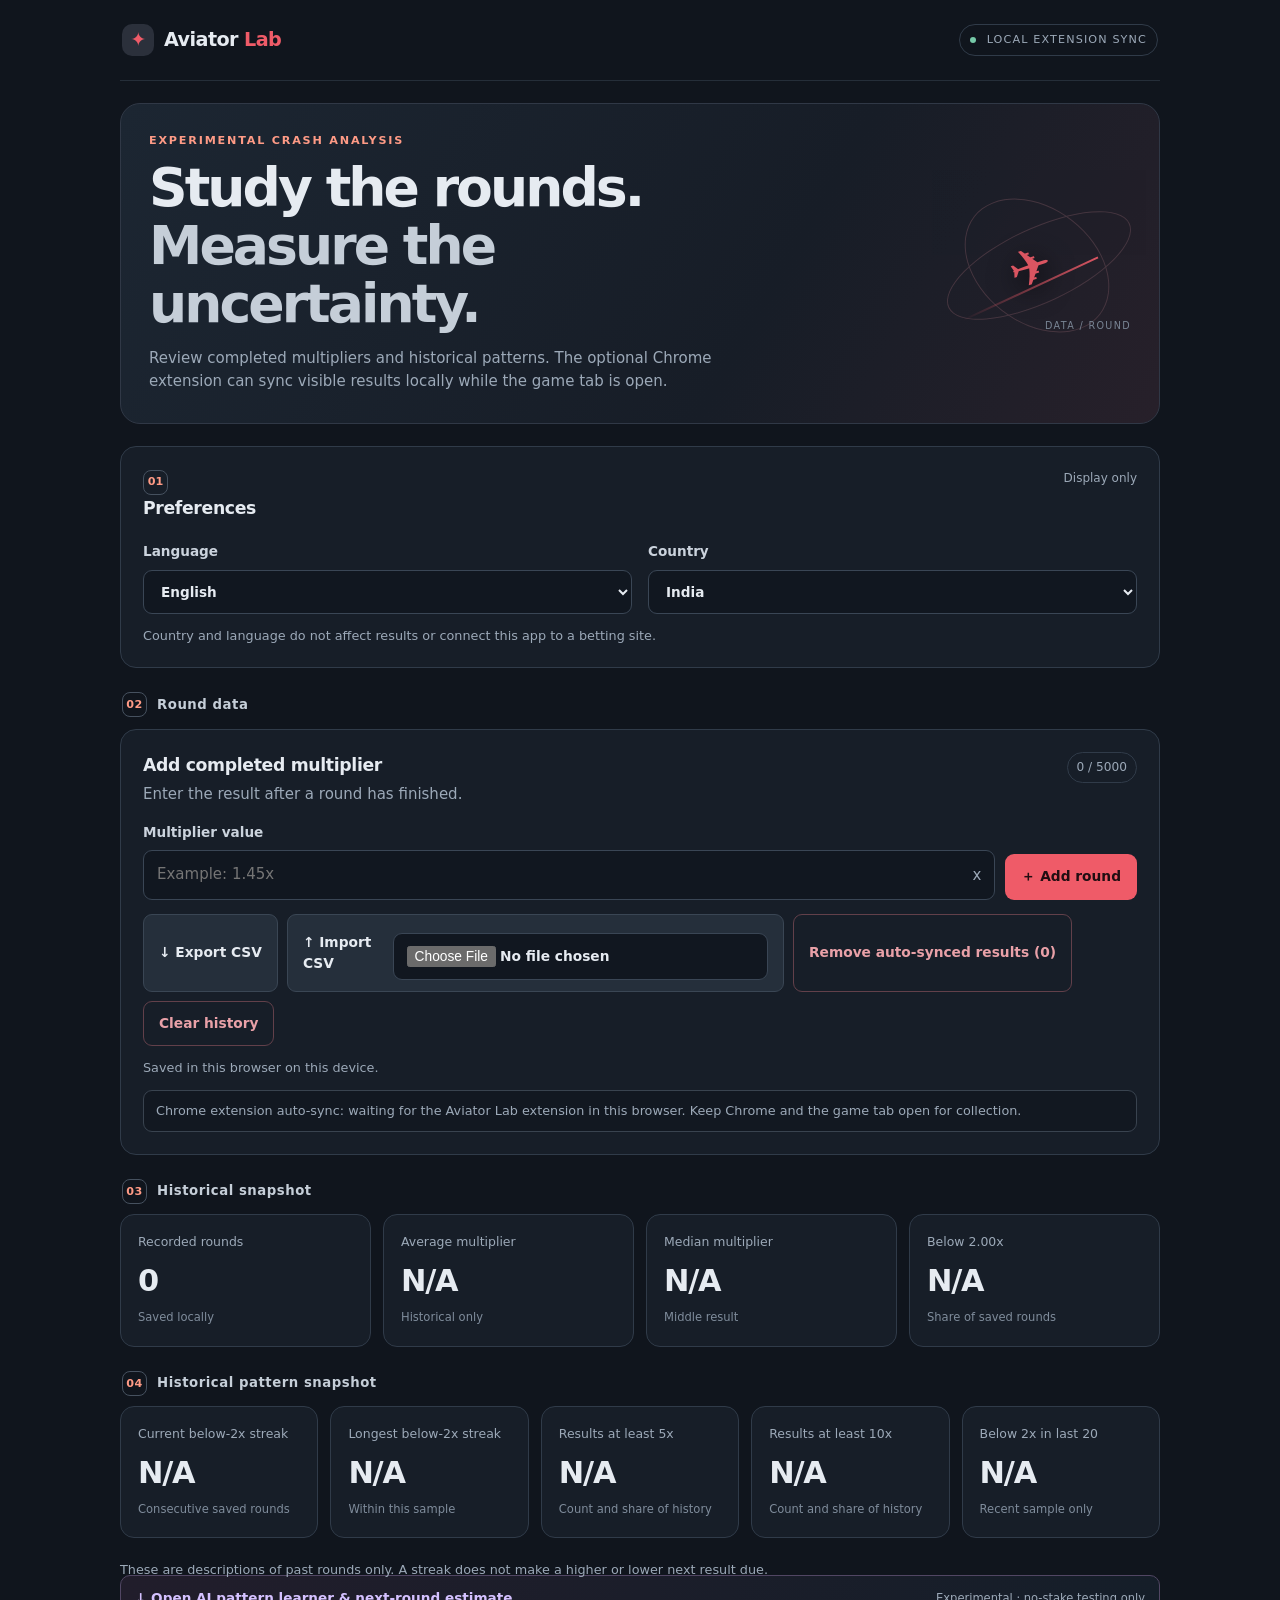
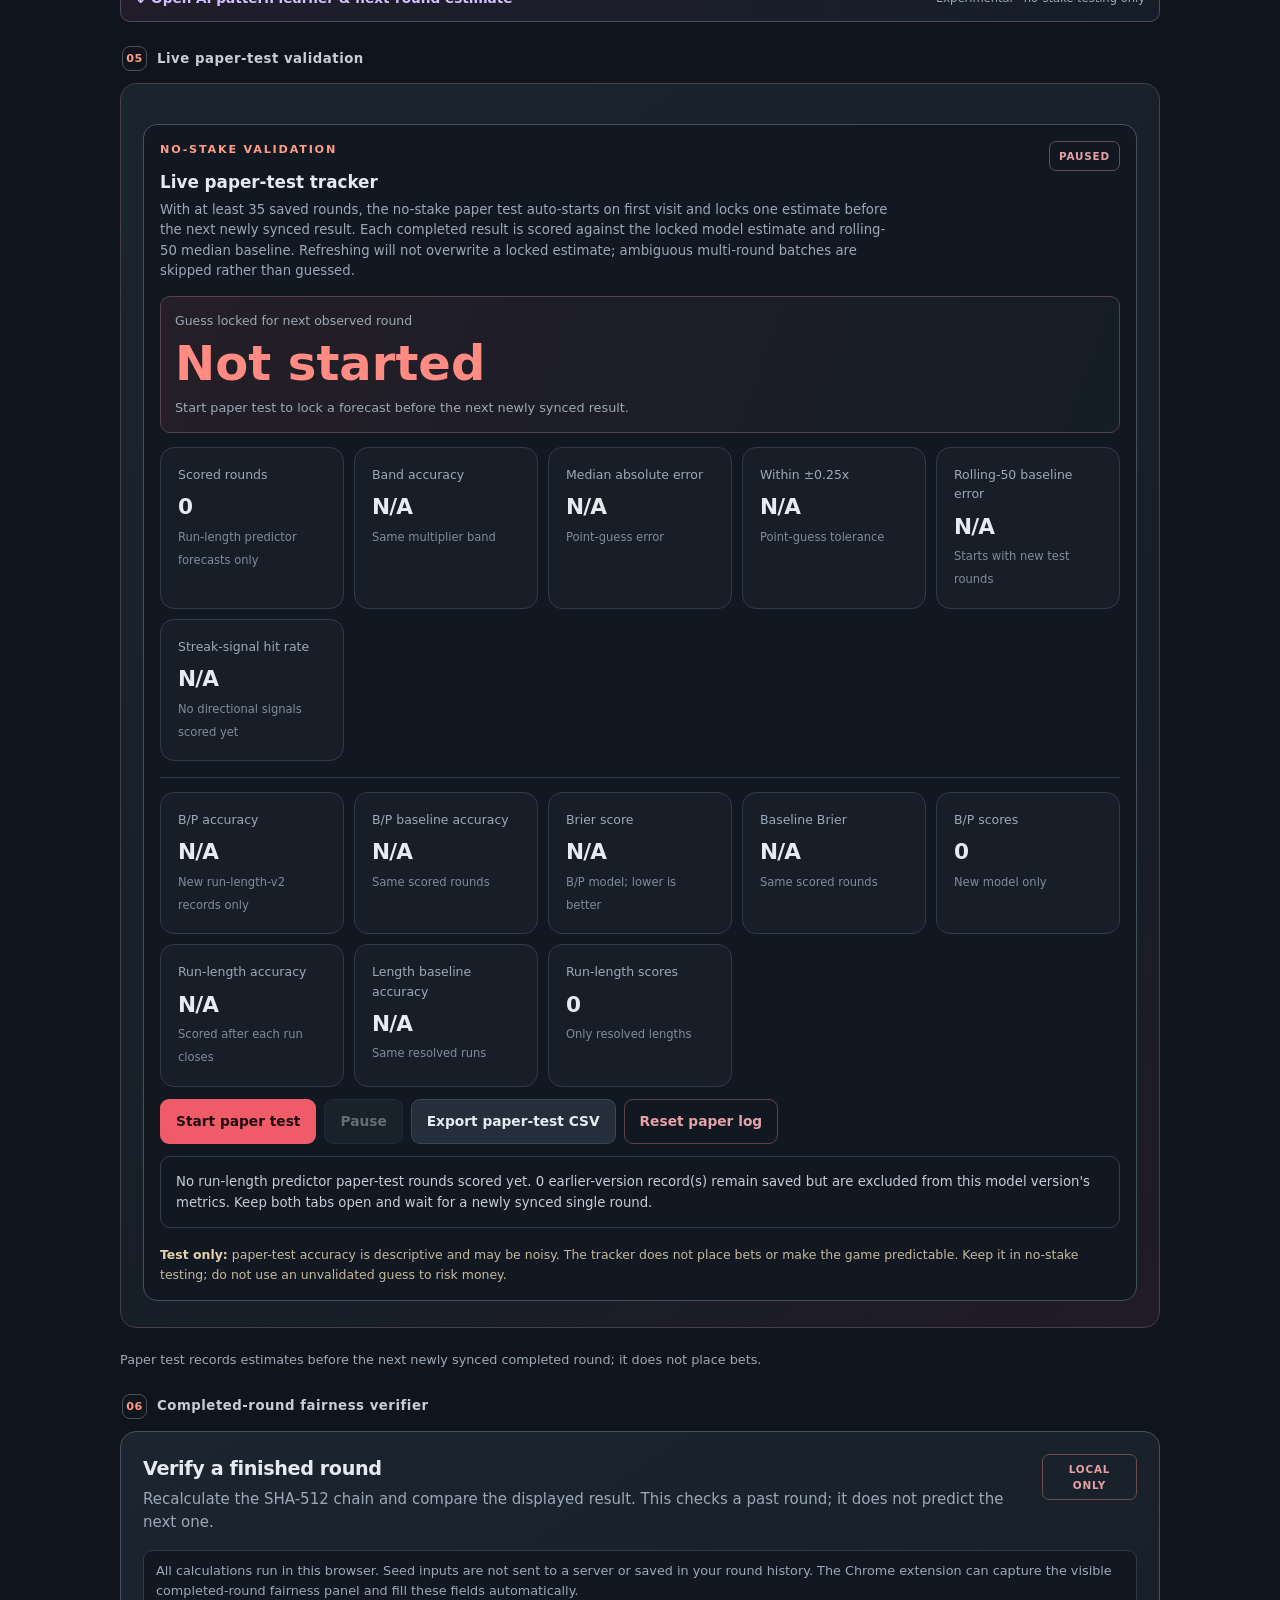
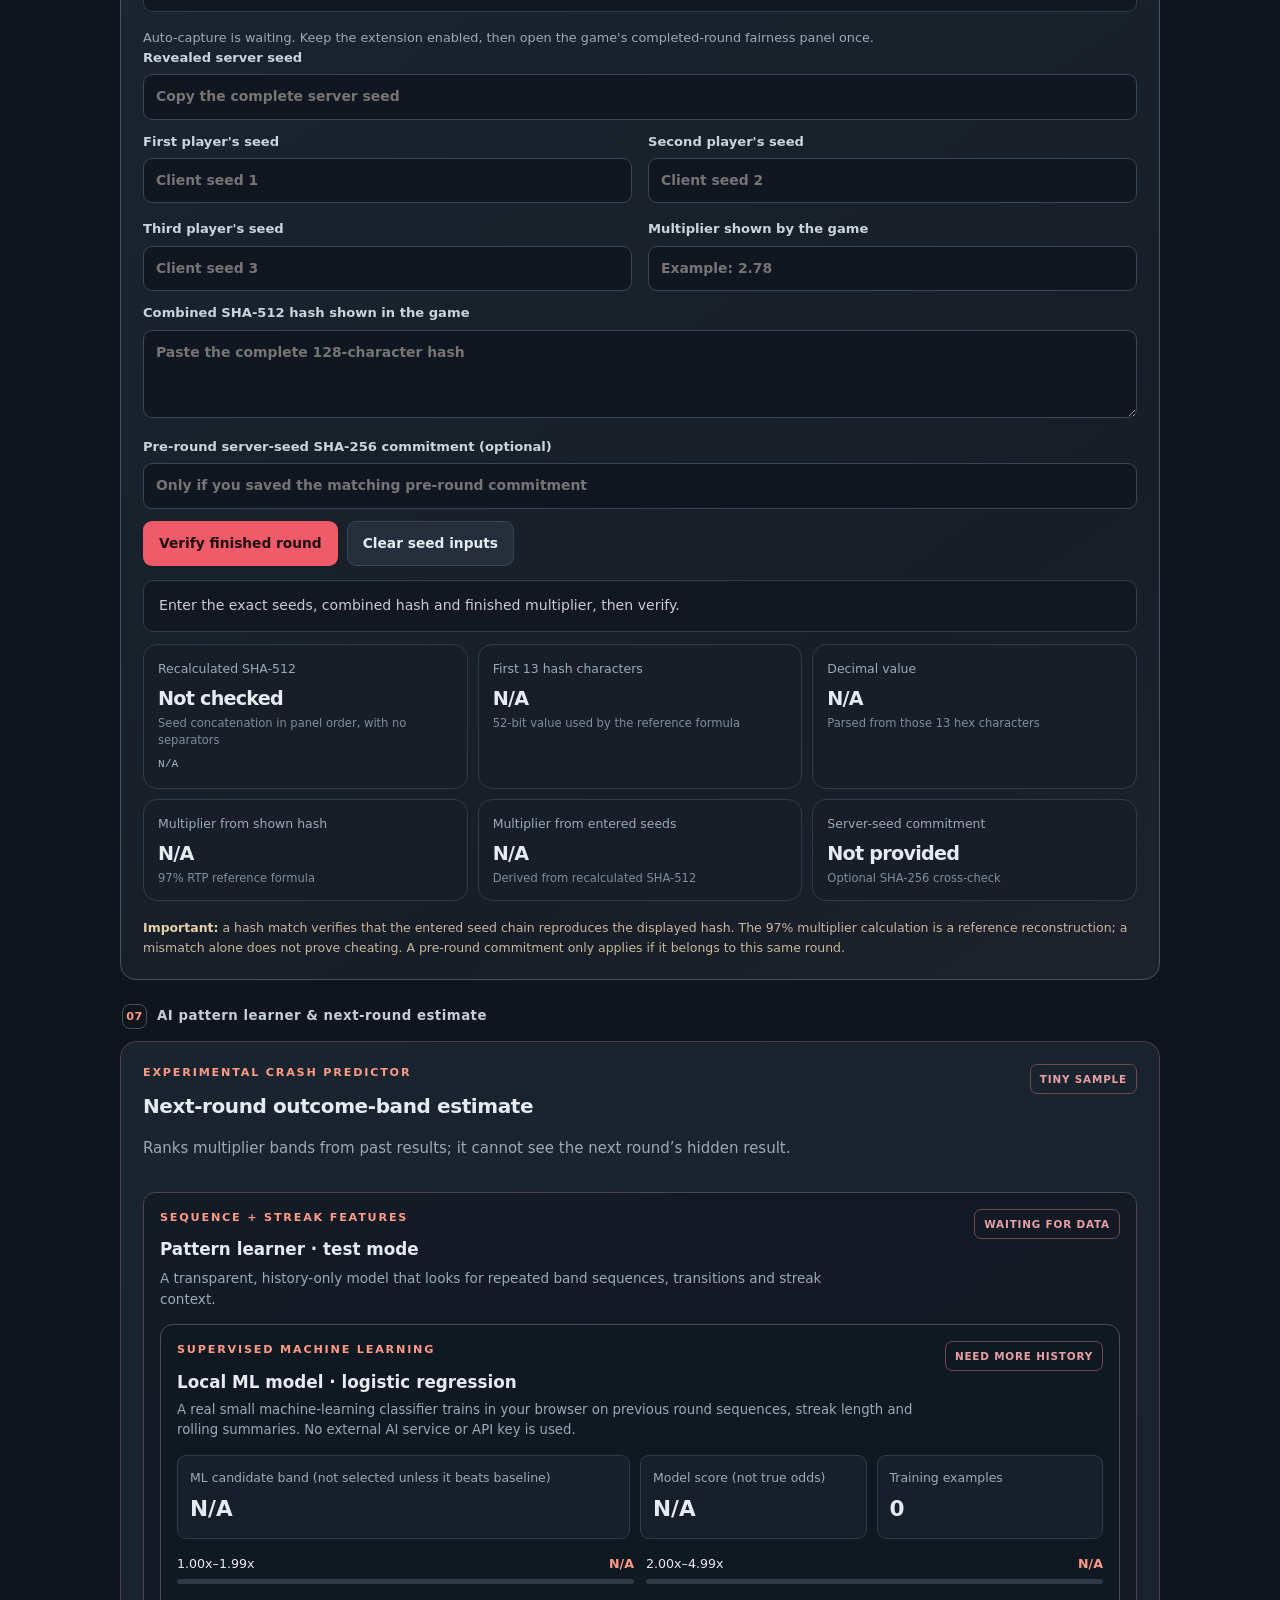
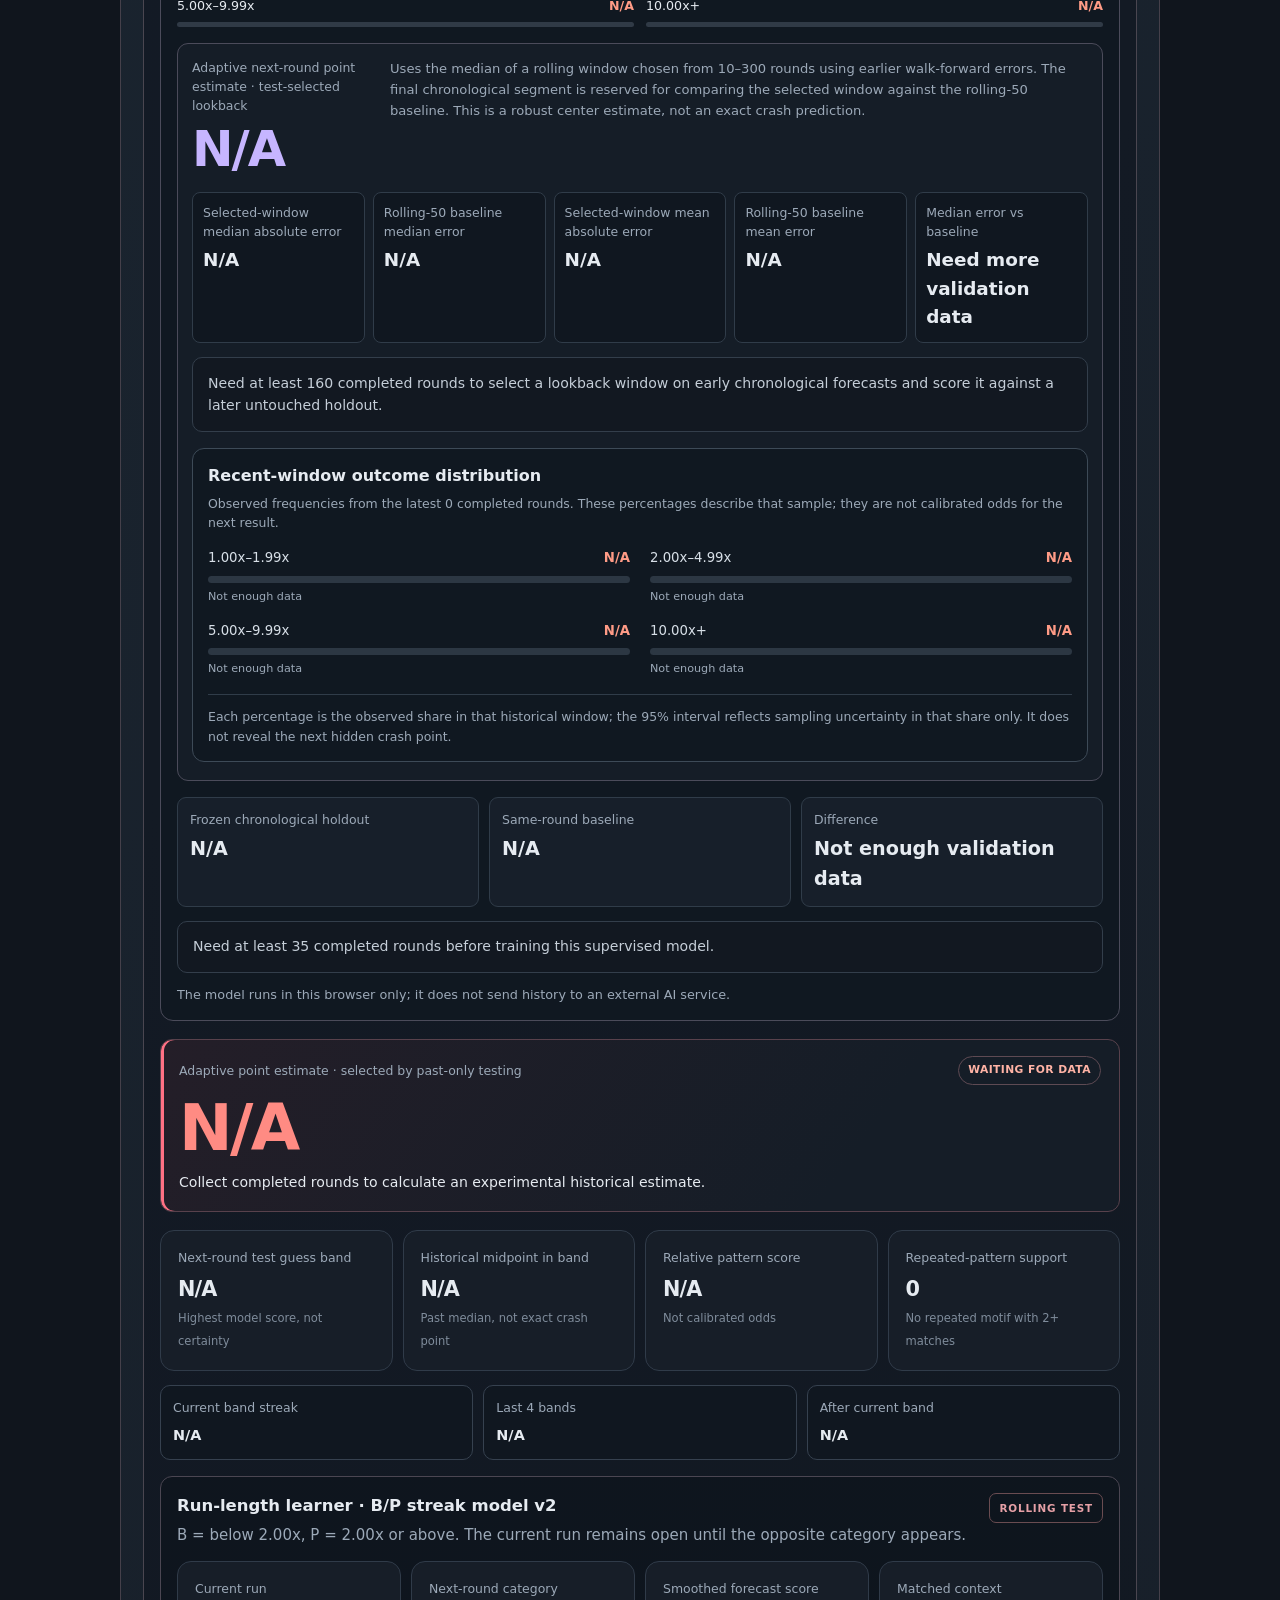
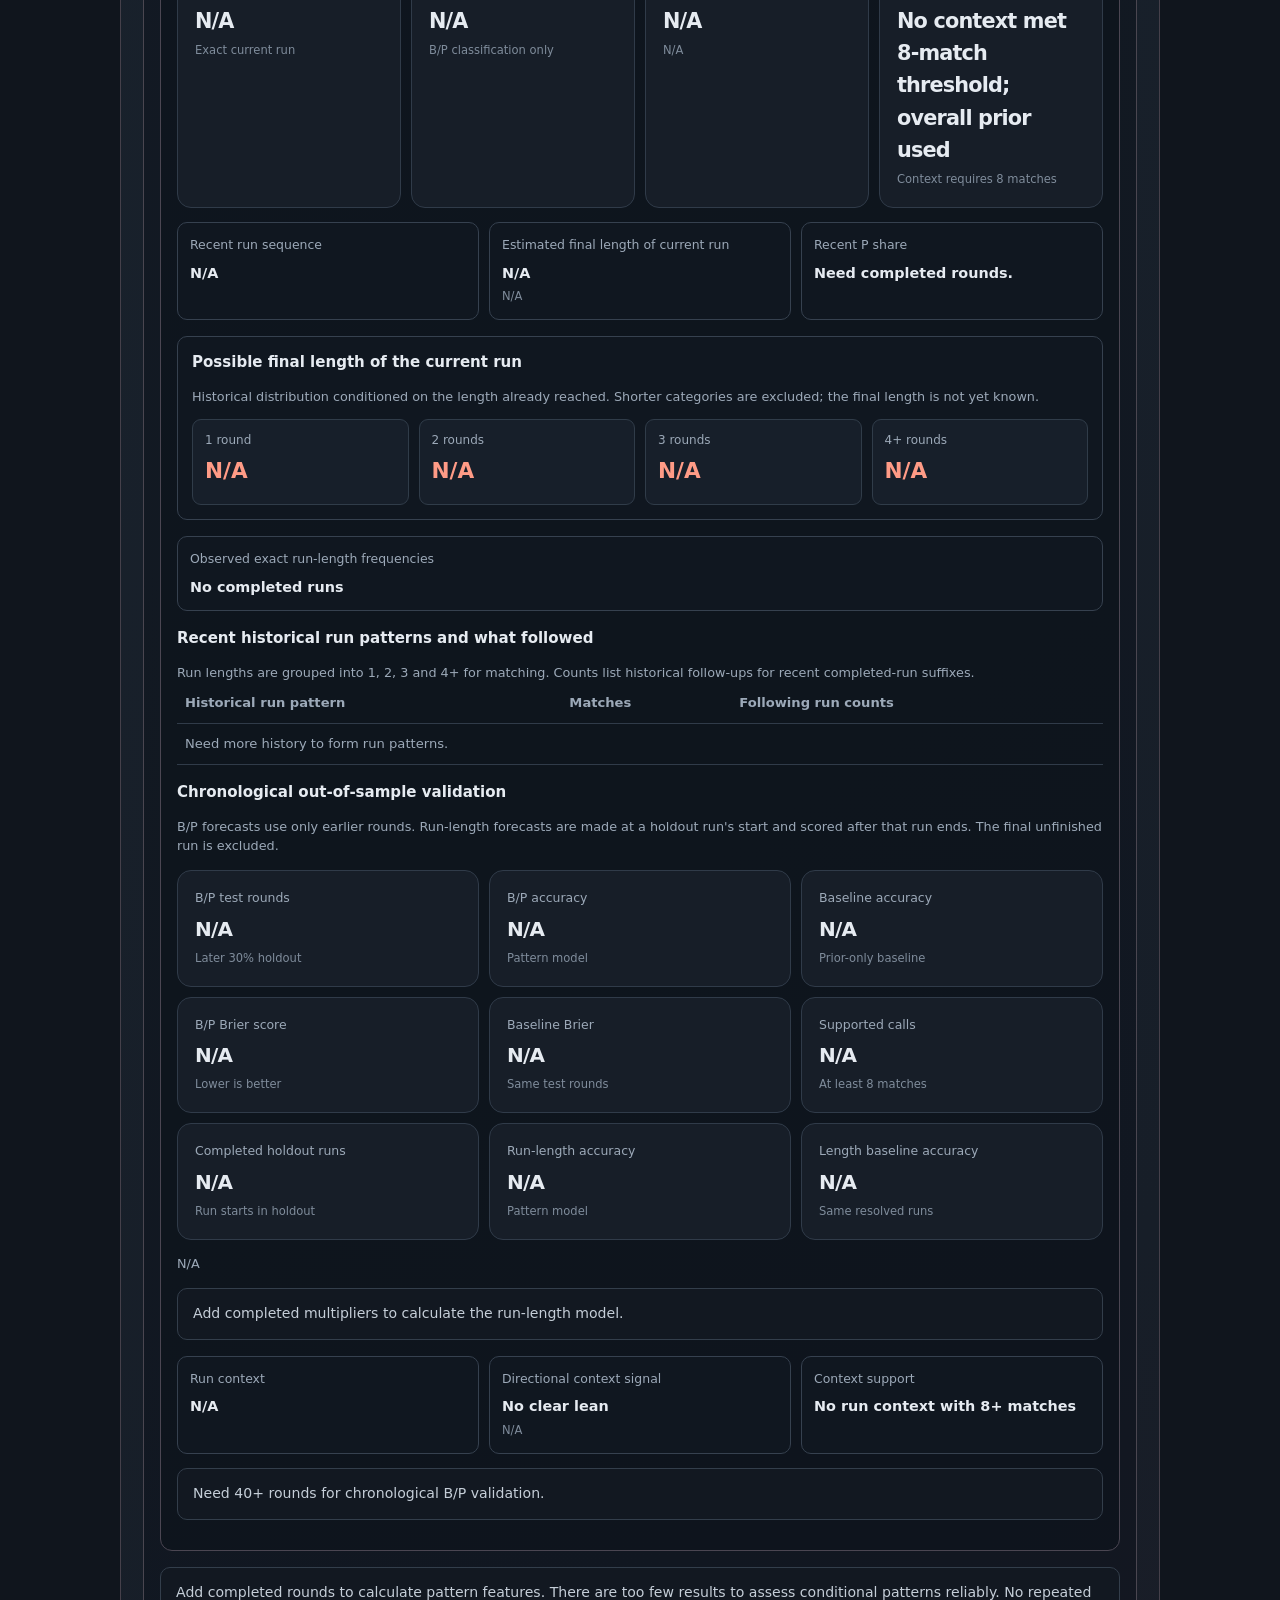
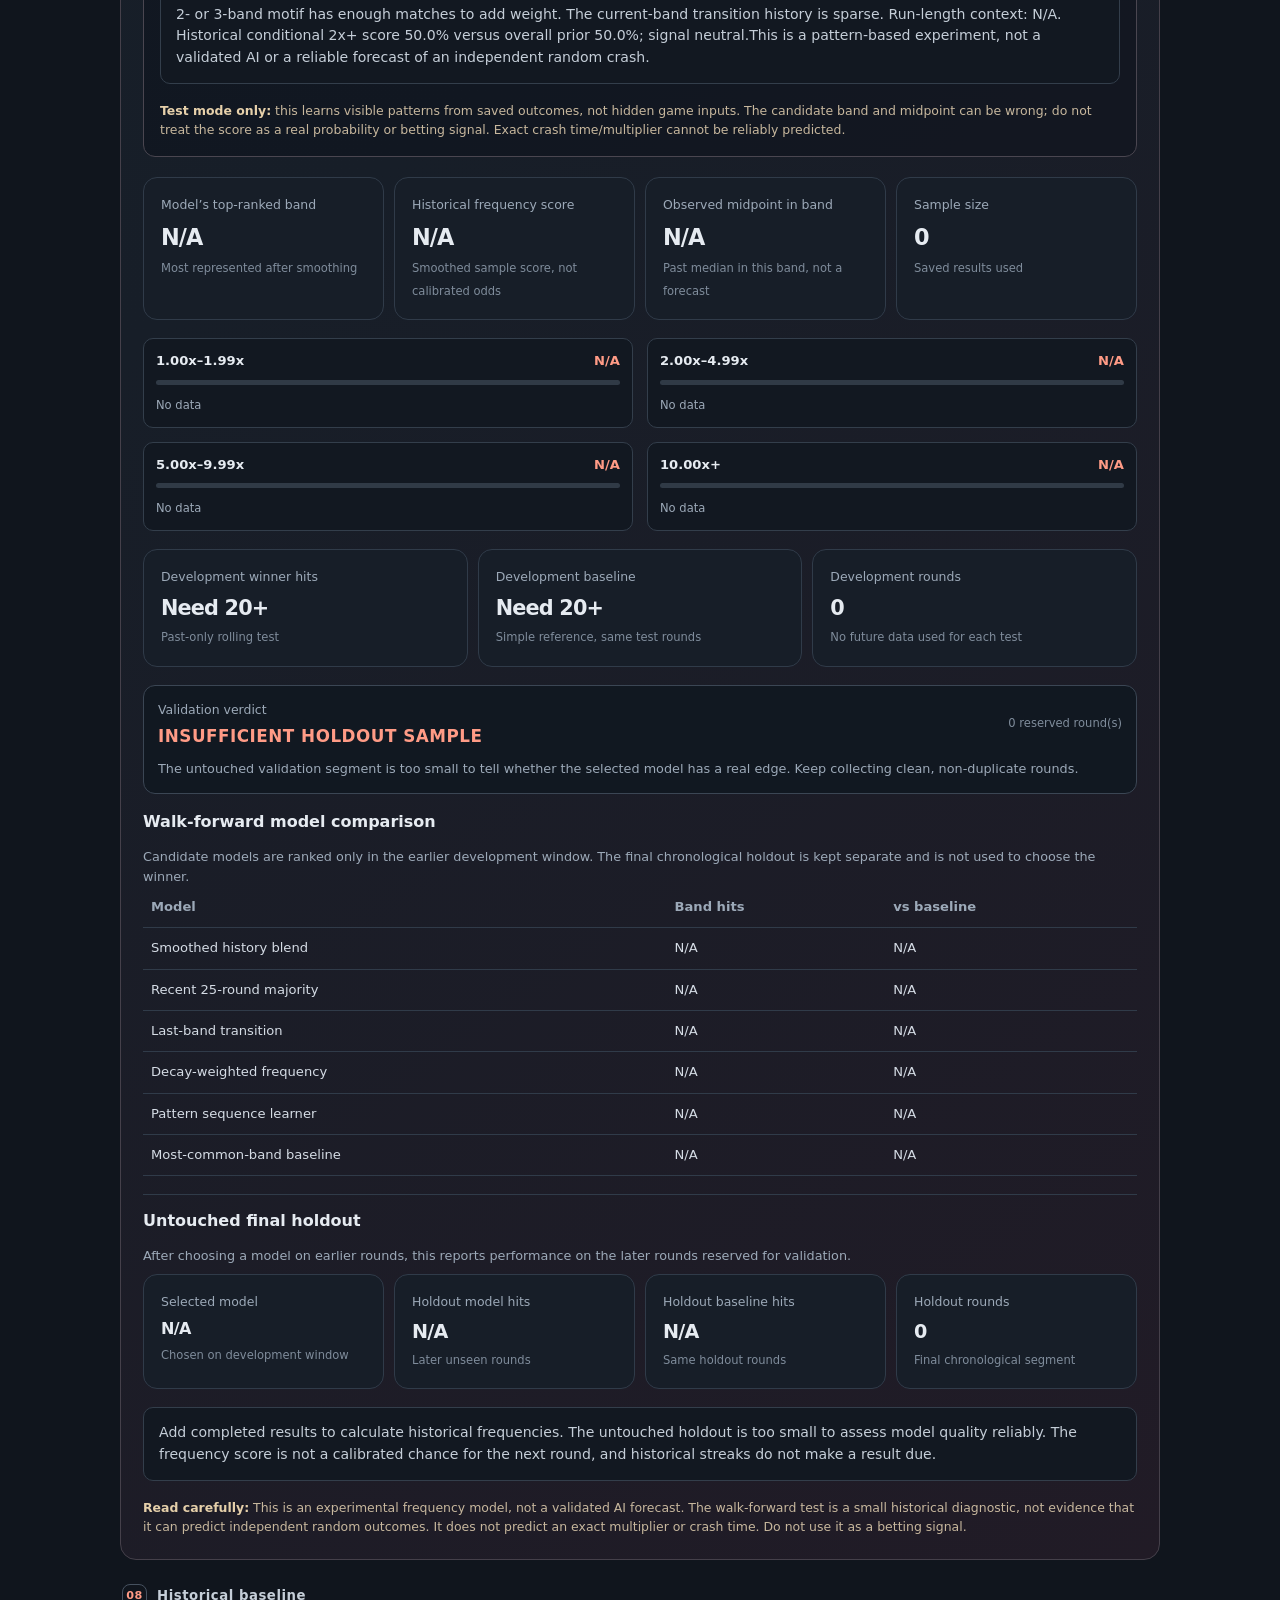
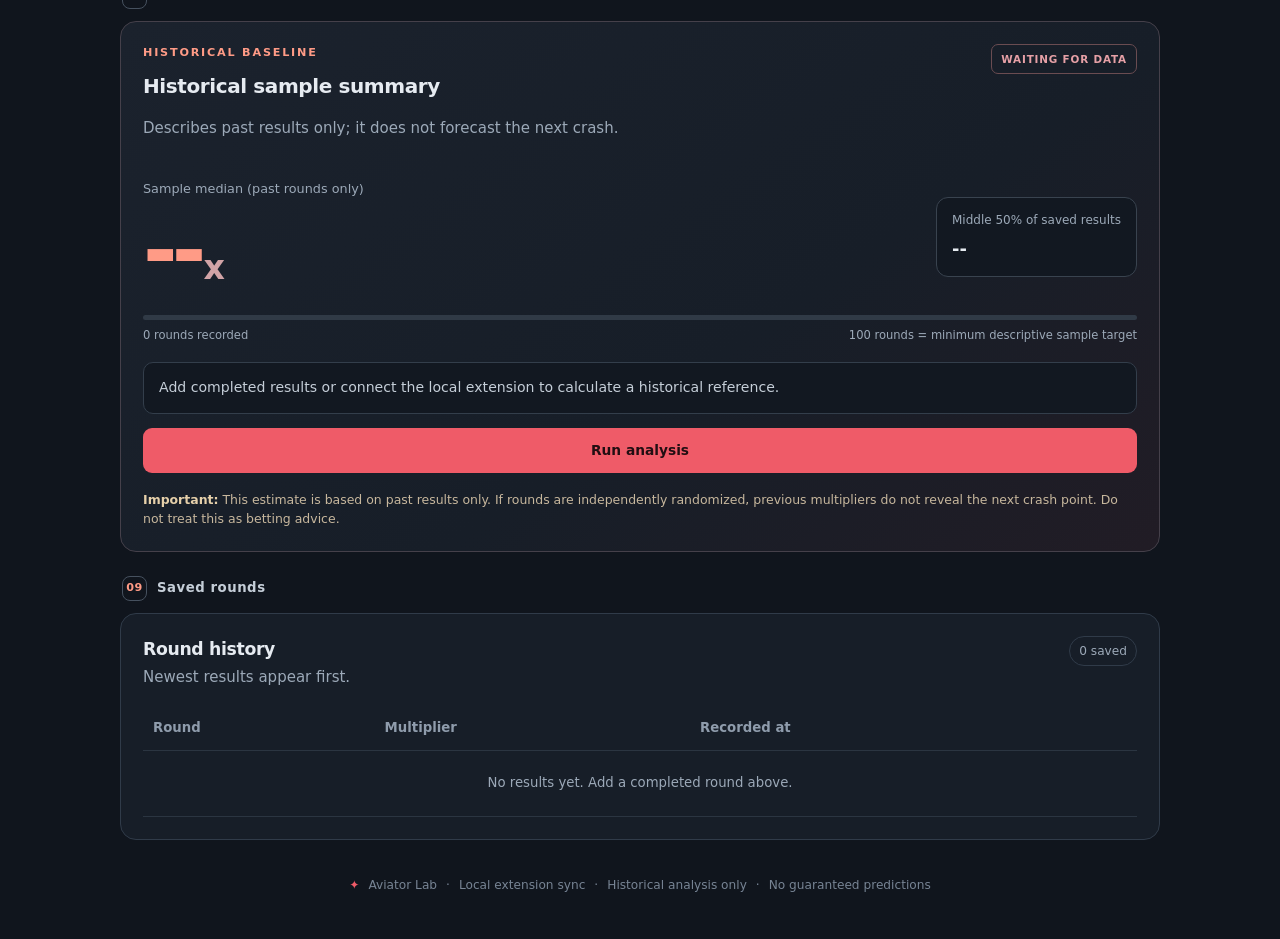
<file: index.html>
<!DOCTYPE html>
<html lang="en">
<head>
  <meta charset="UTF-8">
  <meta name="viewport" content="width=device-width, initial-scale=1.0">
  <meta name="theme-color" content="#10151d">
  <title>Aviator Lab | Crash Estimate</title>
  <link rel="stylesheet" href="style.css?v=0.20.0">
</head>
<body>
  <main class="app-shell">
    <header class="topbar">
      <a class="brand" href="#" aria-label="Aviator Lab home"><span class="brand-mark">✦</span><span>Aviator <b>Lab</b></span></a>
      <span class="offline-pill"><i></i> LOCAL EXTENSION SYNC</span>
    </header>

    <section class="hero">
      <div class="hero-copy">
        <p class="kicker">EXPERIMENTAL CRASH ANALYSIS</p>
        <h1>Study the rounds.<br><span>Measure the uncertainty.</span></h1>
        <p class="hero-description">Review completed multipliers and historical patterns. The optional Chrome extension can sync visible results locally while the game tab is open.</p>
      </div>
      <div class="hero-art" aria-hidden="true">
        <div class="orbit orbit-one"></div><div class="orbit orbit-two"></div>
        <div class="plane">✈</div><div class="art-line"></div>
        <span class="art-label">DATA / ROUND</span>
      </div>
    </section>

    <section class="panel settings-panel">
      <div class="panel-title"><div><span class="step">01</span><h2>Preferences</h2></div><span class="muted tiny">Display only</span></div>
      <div class="fields">
        <label>Language
          <select id="languageSelect"><option value="English">English</option><option value="Hindi">Hindi</option><option value="Arabic">Arabic</option><option value="French">French</option><option value="Portuguese">Portuguese</option></select>
        </label>
        <label>Country
          <select id="countrySelect">
            <option value="India" selected>India</option><option value="Bangladesh">Bangladesh</option><option value="Pakistan">Pakistan</option><option value="Brazil">Brazil</option><option value="Bulgaria">Bulgaria</option><option value="Egypt">Egypt</option><option value="Kenya">Kenya</option><option value="Mexico">Mexico</option><option value="Morocco">Morocco</option><option value="Nigeria">Nigeria</option><option value="Saudi Arabia">Saudi Arabia</option><option value="South Africa">South Africa</option><option value="Tanzania">Tanzania</option><option value="Uganda">Uganda</option><option value="United Arab Emirates">United Arab Emirates</option><option value="Zimbabwe">Zimbabwe</option><option value="Other">Other</option>
          </select>
        </label>
      </div>
      <p class="hint">Country and language do not affect results or connect this app to a betting site.</p>
    </section>

    <div class="section-label"><span class="step">02</span><span>Round data</span></div>
    <section class="panel">
      <div class="panel-title"><div><h2>Add completed multiplier</h2><p class="muted">Enter the result after a round has finished.</p></div><span class="counter" id="historyCount">0 / 5000</span></div>
      <form id="resultForm" class="entry-form">
        <label for="multiplierInput">Multiplier value</label>
        <div class="entry-row"><div class="input-wrap"><input id="multiplierInput" type="text" inputmode="decimal" placeholder="Example: 1.45x" autocomplete="off" required><span class="input-suffix">x</span></div><button class="button primary" type="submit">＋ Add round</button></div>
        <p id="inputError" class="error" role="alert" hidden></p>
      </form>
      <div class="actions"><button id="exportButton" class="button secondary" type="button">↓ Export CSV</button><label class="button secondary import-label" for="importFile">↑ Import CSV<input id="importFile" type="file" accept=".csv,text/csv" hidden></label><button id="removeSyncedButton" class="button quiet-danger" type="button">Remove auto-synced results (keep imported)</button><button id="clearButton" class="button quiet-danger" type="button">Clear history</button></div>
      <p id="saveStatus" class="hint status" aria-live="polite">Saved in this browser on this device.</p>
      <p id="extensionSyncStatus" class="hint status" aria-live="polite">Chrome extension auto-sync: waiting for the Aviator Lab extension in this browser. Keep Chrome and the game tab open for collection.</p>
    </section>

    <div class="section-label"><span class="step">03</span><span>Historical snapshot</span></div>
    <section class="stats-grid">
      <article class="stat-card"><span class="stat-label">Recorded rounds</span><strong id="totalRounds">0</strong><span class="stat-note">Saved locally</span></article>
      <article class="stat-card"><span class="stat-label">Average multiplier</span><strong id="averageValue">N/A</strong><span class="stat-note">Historical only</span></article>
      <article class="stat-card"><span class="stat-label">Median multiplier</span><strong id="medianValue">N/A</strong><span class="stat-note">Middle result</span></article>
      <article class="stat-card"><span class="stat-label">Below 2.00x</span><strong id="belowTwoValue">N/A</strong><span class="stat-note">Share of saved rounds</span></article>
    </section>

    <div class="section-label"><span class="step">04</span><span>Historical pattern snapshot</span></div>
    <section class="stats-grid pattern-grid" aria-label="Descriptive historical patterns">
      <article class="stat-card"><span class="stat-label">Current below-2x streak</span><strong id="currentLowStreak">N/A</strong><span class="stat-note">Consecutive saved rounds</span></article>
      <article class="stat-card"><span class="stat-label">Longest below-2x streak</span><strong id="longestLowStreak">N/A</strong><span class="stat-note">Within this sample</span></article>
      <article class="stat-card"><span class="stat-label">Results at least 5x</span><strong id="highFiveValue">N/A</strong><span class="stat-note">Count and share of history</span></article>
      <article class="stat-card"><span class="stat-label">Results at least 10x</span><strong id="highTenValue">N/A</strong><span class="stat-note">Count and share of history</span></article>
      <article class="stat-card"><span class="stat-label">Below 2x in last 20</span><strong id="recentBelowValue">N/A</strong><span class="stat-note">Recent sample only</span></article>
    </section>
    <p class="hint">These are descriptions of past rounds only. A streak does not make a higher or lower next result due.</p>
    <div class="ai-shortcut"><a href="#experimentalPredictorLabel">↓ Open AI pattern learner &amp; next-round estimate</a><span>Experimental · no-stake testing only</span></div>
    <div class="section-label"><span class="step">05</span><span>Live paper-test validation</span></div>
    <section class="panel adaptive-panel" aria-label="Live no-stake model validation">
        <section class="paper-tracker" aria-label="Paper prediction tracking">
          <div class="paper-tracker-head">
            <div><p class="kicker">NO-STAKE VALIDATION</p><h3>Live paper-test tracker</h3><p class="muted">With at least 35 saved rounds, the no-stake paper test auto-starts on first visit and locks one estimate before the next newly synced result. Each completed result is scored against the locked model estimate and rolling-50 median baseline. Refreshing will not overwrite a locked estimate; ambiguous multi-round batches are skipped rather than guessed.</p></div>
            <span class="estimate-status" id="paperStatus">OFF</span>
          </div>
          <div class="paper-next">
            <div><span class="stat-label">Guess locked for next observed round</span><strong id="paperNextGuess">Not started</strong></div>
            <p id="paperNextReason">Waiting for enough saved rounds to lock the first no-stake estimate.</p>
          </div>
          <div class="pattern-learner-grid paper-metrics">
            <article class="stat-card"><span class="stat-label">Scored rounds</span><strong id="paperScoredCount">0</strong><span class="stat-note">Run-length predictor forecasts only</span></article>
            <article class="stat-card"><span class="stat-label">Band accuracy</span><strong id="paperBandRate">N/A</strong><span class="stat-note">Same multiplier band</span></article>
            <article class="stat-card"><span class="stat-label">Median absolute error</span><strong id="paperMedianError">N/A</strong><span class="stat-note">Point-guess error</span></article>
            <article class="stat-card"><span class="stat-label">Within ±0.25x</span><strong id="paperNearRate">N/A</strong><span class="stat-note">Point-guess tolerance</span></article>
            <article class="stat-card"><span class="stat-label">Rolling-50 baseline error</span><strong id="paperBaselineError">N/A</strong><span id="paperBaselineNote" class="stat-note">Comparable rounds</span></article>
            <article class="stat-card"><span class="stat-label">Streak-signal hit rate</span><strong id="paperRunPatternRate">N/A</strong><span id="paperRunPatternNote" class="stat-note">Directional run-pattern calls only</span></article>
          </div>
          <div class="pattern-learner-grid paper-metrics paper-bp-metrics">
            <article class="stat-card"><span class="stat-label">B/P accuracy</span><strong id="paperBPAccuracy">N/A</strong><span class="stat-note" id="paperBPNote">New v2 results only</span></article>
            <article class="stat-card"><span class="stat-label">B/P baseline accuracy</span><strong id="paperBPBaselineAccuracy">N/A</strong><span class="stat-note">Same scored rounds</span></article>
            <article class="stat-card"><span class="stat-label">Brier score</span><strong id="paperBPBrier">N/A</strong><span class="stat-note">B/P model; lower is better</span></article>
            <article class="stat-card"><span class="stat-label">Baseline Brier</span><strong id="paperBPBrierBaseline">N/A</strong><span class="stat-note">Same scored rounds</span></article>
            <article class="stat-card"><span class="stat-label">B/P scores</span><strong id="paperBPCount">0</strong><span class="stat-note">New model only</span></article>
            <article class="stat-card"><span class="stat-label">Run-length accuracy</span><strong id="paperRunLengthAccuracy">N/A</strong><span class="stat-note" id="paperRunLengthNote">Scored when a run ends</span></article>
            <article class="stat-card"><span class="stat-label">Length baseline accuracy</span><strong id="paperRunLengthBaseline">N/A</strong><span class="stat-note">Same resolved runs</span></article>
            <article class="stat-card"><span class="stat-label">Run-length scores</span><strong id="paperRunLengthCount">0</strong><span class="stat-note">Only resolved lengths</span></article>
          </div>
          <div class="paper-controls">
            <button id="paperStartButton" class="button primary" type="button">Start paper test</button>
            <button id="paperPauseButton" class="button secondary" type="button">Pause</button>
            <button id="paperExportButton" class="button secondary" type="button">Export paper-test CSV</button>
            <button id="paperResetButton" class="button quiet-danger" type="button">Reset paper log</button>
          </div>
          <p id="paperLastOutcome" class="analysis-output">No paper-test rounds scored yet.</p>
          <p class="disclaimer"><strong>Test only:</strong> paper-test accuracy is descriptive and may be noisy. The tracker does not place bets or make the game predictable. Keep it in no-stake testing; do not use an unvalidated guess to risk money.</p>
        </section>
    </section>
    <div class="hint">Paper test records estimates before the next newly synced completed round; it does not place bets.</div>

    <div class="section-label"><span class="step">06</span><span>Completed-round fairness verifier</span></div>
    <section class="panel verifier-panel" id="verifierPanel" aria-labelledby="verifierHeading">
      <div class="panel-title">
        <div><h2 id="verifierHeading">Verify a finished round</h2><p class="muted">Recalculate the SHA-512 chain and compare the displayed result. This checks a past round; it does not predict the next one.</p></div>
        <span class="estimate-status">LOCAL ONLY</span>
      </div>
      <p class="hint verifier-privacy">All calculations run in this browser. Seed inputs are not sent to a server or saved in your round history. The Chrome extension can capture the visible completed-round fairness panel and fill these fields automatically.</p>
      <p id="pfAutoCaptureStatus" class="hint status" aria-live="polite">Auto-capture is waiting. Keep the extension enabled, then open the game's completed-round fairness panel once.</p>
      <form id="pfVerifierForm" class="verifier-form">
        <label for="pfServerSeed">Revealed server seed
          <input id="pfServerSeed" type="text" autocomplete="off" spellcheck="false" placeholder="Copy the complete server seed" required>
        </label>
        <div class="fields verifier-seeds">
          <label for="pfClientSeed1">First player's seed
            <input id="pfClientSeed1" type="text" autocomplete="off" spellcheck="false" placeholder="Client seed 1" required>
          </label>
          <label for="pfClientSeed2">Second player's seed
            <input id="pfClientSeed2" type="text" autocomplete="off" spellcheck="false" placeholder="Client seed 2" required>
          </label>
          <label for="pfClientSeed3">Third player's seed
            <input id="pfClientSeed3" type="text" autocomplete="off" spellcheck="false" placeholder="Client seed 3" required>
          </label>
          <label for="pfDisplayedMultiplier">Multiplier shown by the game
            <input id="pfDisplayedMultiplier" type="number" inputmode="decimal" min="1" max="1000000" step="0.01" placeholder="Example: 2.78" required>
          </label>
        </div>
        <label for="pfDisplayedHash">Combined SHA-512 hash shown in the game
          <textarea id="pfDisplayedHash" rows="3" spellcheck="false" placeholder="Paste the complete 128-character hash" required></textarea>
        </label>
        <label for="pfServerCommitment">Pre-round server-seed SHA-256 commitment (optional)
          <input id="pfServerCommitment" type="text" autocomplete="off" spellcheck="false" placeholder="Only if you saved the matching pre-round commitment">
        </label>
        <div class="actions verifier-actions">
          <button id="pfVerifyButton" class="button primary" type="submit">Verify finished round</button>
          <button id="pfClearButton" class="button secondary" type="button">Clear seed inputs</button>
        </div>
      </form>
      <div id="pfOverallStatus" class="analysis-output verifier-status" role="status" aria-live="polite">Enter the exact seeds, combined hash and finished multiplier, then verify.</div>
      <div class="verifier-results">
        <article class="stat-card"><span class="stat-label">Recalculated SHA-512</span><strong id="pfCalculatedHashStatus">Not checked</strong><span id="pfCalculatedHashNote" class="stat-note">Seed concatenation in panel order, with no separators</span><p id="pfCalculatedHashValue" class="verifier-hash-output">N/A</p></article>
        <article class="stat-card"><span class="stat-label">First 13 hash characters</span><strong id="pfHexPrefix">N/A</strong><span class="stat-note">52-bit value used by the reference formula</span></article>
        <article class="stat-card"><span class="stat-label">Decimal value</span><strong id="pfHexDecimal">N/A</strong><span class="stat-note">Parsed from those 13 hex characters</span></article>
        <article class="stat-card"><span class="stat-label">Multiplier from shown hash</span><strong id="pfHashMultiplier">N/A</strong><span class="stat-note">97% RTP reference formula</span></article>
        <article class="stat-card"><span class="stat-label">Multiplier from entered seeds</span><strong id="pfSeedMultiplier">N/A</strong><span class="stat-note">Derived from recalculated SHA-512</span></article>
        <article class="stat-card"><span class="stat-label">Server-seed commitment</span><strong id="pfCommitmentStatus">Not provided</strong><span id="pfCommitmentNote" class="stat-note">Optional SHA-256 cross-check</span></article>
      </div>
      <p class="disclaimer"><strong>Important:</strong> a hash match verifies that the entered seed chain reproduces the displayed hash. The 97% multiplier calculation is a reference reconstruction; a mismatch alone does not prove cheating. A pre-round commitment only applies if it belongs to this same round.</p>
    </section>


    <div class="section-label" id="experimentalPredictorLabel"><span class="step">07</span><span>AI pattern learner &amp; next-round estimate</span></div>
    <section class="panel adaptive-panel" id="experimentalPredictorPanel">
      <div class="estimate-head">
        <div><p class="kicker">EXPERIMENTAL CRASH PREDICTOR</p><h2>Next-round outcome-band estimate</h2><p class="muted">Ranks multiplier bands from past results; it cannot see the next round’s hidden result.</p></div>
        <span class="estimate-status" id="adaptiveModelStatus">WAITING FOR DATA</span>
      </div>
      <div class="pattern-learner-box">
        <div class="pattern-learner-heading">
          <div><p class="kicker">SEQUENCE + STREAK FEATURES</p><h3>Pattern learner · test mode</h3><p class="muted">A transparent, history-only model that looks for repeated band sequences, transitions and streak context.</p></div>
          <span class="estimate-status" id="patternModelStatus">WAITING FOR DATA</span>
        </div>
        <section class="local-ml-card" aria-label="Local machine learning model">
          <div class="local-ml-head">
            <div><p class="kicker">SUPERVISED MACHINE LEARNING</p><h3>Local ML model · logistic regression</h3><p class="muted">A real small machine-learning classifier trains in your browser on previous round sequences, streak length and rolling summaries. No external AI service or API key is used.</p></div>
            <span class="estimate-status" id="localMLStatus">NEED MORE HISTORY</span>
          </div>
          <div class="local-ml-main">
            <div><span class="stat-label">ML candidate band (not selected unless it beats baseline)</span><strong id="localMLBand">N/A</strong></div>
            <div><span class="stat-label">Model score (not true odds)</span><strong id="localMLScore">N/A</strong></div>
            <div><span class="stat-label">Training examples</span><strong id="localMLExamples">0</strong></div>
          </div>
          <div class="local-ml-probs">
            <div><div class="local-ml-prob-head"><span>1.00x–1.99x</span><strong id="localMLP0">N/A</strong></div><div class="meter"><div id="localMLBar0"></div></div></div>
            <div><div class="local-ml-prob-head"><span>2.00x–4.99x</span><strong id="localMLP1">N/A</strong></div><div class="meter"><div id="localMLBar1"></div></div></div>
            <div><div class="local-ml-prob-head"><span>5.00x–9.99x</span><strong id="localMLP2">N/A</strong></div><div class="meter"><div id="localMLBar2"></div></div></div>
            <div><div class="local-ml-prob-head"><span>10.00x+</span><strong id="localMLP3">N/A</strong></div><div class="meter"><div id="localMLBar3"></div></div></div>
          </div>
          <section class="local-ml-point" aria-label="Machine learning numeric estimate">
            <div class="local-ml-point-head">
              <div><span class="stat-label">Adaptive next-round point estimate · test-selected lookback</span><strong id="localMLNumericGuess">N/A</strong></div>
              <p class="muted">Uses the median of a rolling window chosen from 10–300 rounds using earlier walk-forward errors. The final chronological segment is reserved for comparing the selected window against the rolling-50 baseline. This is a robust center estimate, not an exact crash prediction.</p>
            </div>
            <div class="local-ml-point-test">
              <div><span class="stat-label">Selected-window median absolute error</span><strong id="localMLPointMedianError">N/A</strong></div>
              <div><span class="stat-label">Rolling-50 baseline median error</span><strong id="localMLPointBaselineMedianError">N/A</strong></div>
              <div><span class="stat-label">Selected-window mean absolute error</span><strong id="localMLPointMAE">N/A</strong></div>
              <div><span class="stat-label">Rolling-50 baseline mean error</span><strong id="localMLPointBaselineMAE">N/A</strong></div>
              <div><span class="stat-label">Median error vs baseline</span><strong id="localMLPointDelta">N/A</strong></div>
            </div>
            <p id="localMLNumericExplanation" class="analysis-output">Collect completed rounds; a chronological holdout will compare the selected median window with a rolling-50 baseline.</p>
            <div class="adaptive-probability-card">
              <div class="adaptive-probability-head">
                <h3>Recent-window outcome distribution</h3>
                <p id="adaptiveBandWindowNote">Historical frequency shares from the selected window. These are not calibrated future odds or an exact crash prediction.</p>
              </div>
              <div class="adaptive-probability-grid">
                <div class="adaptive-probability-row"><div class="adaptive-probability-title"><span>1.00x–1.99x</span><strong id="adaptiveBandP0">N/A</strong></div><div class="adaptive-probability-track"><div id="adaptiveBandBar0"></div></div><small id="adaptiveBandCI0">Not enough data</small></div>
                <div class="adaptive-probability-row"><div class="adaptive-probability-title"><span>2.00x–4.99x</span><strong id="adaptiveBandP1">N/A</strong></div><div class="adaptive-probability-track"><div id="adaptiveBandBar1"></div></div><small id="adaptiveBandCI1">Not enough data</small></div>
                <div class="adaptive-probability-row"><div class="adaptive-probability-title"><span>5.00x–9.99x</span><strong id="adaptiveBandP2">N/A</strong></div><div class="adaptive-probability-track"><div id="adaptiveBandBar2"></div></div><small id="adaptiveBandCI2">Not enough data</small></div>
                <div class="adaptive-probability-row"><div class="adaptive-probability-title"><span>10.00x+</span><strong id="adaptiveBandP3">N/A</strong></div><div class="adaptive-probability-track"><div id="adaptiveBandBar3"></div></div><small id="adaptiveBandCI3">Not enough data</small></div>
              </div>
              <p class="adaptive-probability-foot">Each percentage is the observed share in that historical window; the 95% interval reflects sampling uncertainty in that share only. It does not reveal the next hidden crash point.</p>
            </div>
          </section>
          <div class="local-ml-test">
            <div><span class="stat-label">Frozen chronological holdout</span><strong id="localMLHoldout">N/A</strong></div>
            <div><span class="stat-label">Same-round baseline</span><strong id="localMLBaseline">N/A</strong></div>
            <div><span class="stat-label">Difference</span><strong id="localMLVerdict">N/A</strong></div>
          </div>
          <p id="localMLExplanation" class="analysis-output">Collect at least 35 completed rounds to train and test the local machine-learning model.</p>
          <p id="localMLNote" class="hint">Model scores are not calibrated probabilities and do not reveal the next hidden result.</p>
        </section>
        <div class="point-guess-card">
          <div class="point-guess-top"><span class="stat-label">Adaptive point estimate · selected by past-only testing</span><span class="guess-pill" id="patternGuessConfidence">WAITING FOR DATA</span></div>
          <strong id="patternGuessMultiplier">N/A</strong>
          <p id="patternNumericReasoning">Collect completed rounds to generate a tentative point guess and explain the historical evidence behind it.</p>
        </div>

        <div class="pattern-learner-grid">
          <article class="stat-card"><span class="stat-label">Next-round test guess band</span><strong id="patternGuessBand">N/A</strong><span class="stat-note">Highest model score, not certainty</span></article>
          <article class="stat-card"><span class="stat-label">Historical midpoint in band</span><strong id="patternGuessMedian">N/A</strong><span class="stat-note">Past median, not exact crash point</span></article>
          <article class="stat-card"><span class="stat-label">Relative pattern score</span><strong id="patternGuessScore">N/A</strong><span class="stat-note">Not calibrated odds</span></article>
          <article class="stat-card"><span class="stat-label">Repeated-pattern support</span><strong id="patternMotifHits">N/A</strong><span class="stat-note" id="patternMotifNote">Need more history</span></article>
        </div>
        <div class="pattern-evidence-grid">
          <div class="pattern-evidence"><span class="stat-label">Current band streak</span><strong id="patternCurrentStreak">N/A</strong></div>
          <div class="pattern-evidence"><span class="stat-label">Last 4 bands</span><strong id="patternRecentSequence">N/A</strong></div>
          <div class="pattern-evidence"><span class="stat-label">After current band</span><strong id="patternTransitionEvidence">N/A</strong></div>
        </div>
        <section class="run-length-panel" aria-label="B/P run-length pattern model">
          <div class="panel-title"><div><h3>Run-length learner · B/P streak model v2</h3><p class="muted">B = below 2.00x, P = 2.00x or above. The current run remains open until the opposite category appears.</p></div><span class="estimate-status">ROLLING TEST</span></div>
          <div class="pattern-learner-grid">
            <article class="stat-card"><span class="stat-label">Current run</span><strong id="runLengthCurrentRun">N/A</strong><span class="stat-note">Exact current run</span></article>
            <article class="stat-card"><span class="stat-label">Next-round category</span><strong id="runLengthNextClass">N/A</strong><span class="stat-note">B/P classification only</span></article>
            <article class="stat-card"><span class="stat-label">Smoothed forecast score</span><strong id="runLengthNextProbability">N/A</strong><span class="stat-note" id="runLengthNextBaseline">Baseline unavailable</span></article>
            <article class="stat-card"><span class="stat-label">Matched context</span><strong id="runLengthNextSupport">N/A</strong><span class="stat-note">Context requires 8 matches</span></article>
          </div>
          <div class="pattern-evidence-grid"><div class="pattern-evidence"><span class="stat-label">Recent run sequence</span><strong id="runLengthRecentSequence">N/A</strong></div><div class="pattern-evidence"><span class="stat-label">Estimated final length of current run</span><strong id="runLengthLengthGuess">N/A</strong><span class="stat-note" id="runLengthLengthSupport">N/A</span></div><div class="pattern-evidence"><span class="stat-label">Recent P share</span><strong id="runLengthRecentVsOverall">N/A</strong></div></div>
          <div class="run-length-distribution"><h4>Possible final length of the current run</h4><p class="hint">Historical distribution conditioned on the length already reached. Shorter categories are excluded; the final length is not yet known.</p><div class="run-length-dist-grid">
            <div><span>1 round</span><strong id="runLengthLen1">N/A</strong><small id="runLengthBase1"></small></div><div><span>2 rounds</span><strong id="runLengthLen2">N/A</strong><small id="runLengthBase2"></small></div><div><span>3 rounds</span><strong id="runLengthLen3">N/A</strong><small id="runLengthBase3"></small></div><div><span>4+ rounds</span><strong id="runLengthLen4">N/A</strong><small id="runLengthBase4plus"></small></div>
          </div></div>
          <div class="pattern-evidence"><span class="stat-label">Observed exact run-length frequencies</span><strong id="runLengthFrequencySummary">No completed runs</strong></div>
          <div class="model-comparison-wrap"><h4>Recent historical run patterns and what followed</h4><p class="hint">Run lengths are grouped into 1, 2, 3 and 4+ for matching. Counts list historical follow-ups for recent completed-run suffixes.</p><div class="table-wrap"><table class="model-comparison-table run-length-pattern-table"><thead><tr><th>Historical run pattern</th><th>Matches</th><th>Following run counts</th></tr></thead><tbody id="runLengthPatternRows"><tr><td colspan="3" class="empty">Need completed history.</td></tr></tbody></table></div></div>
          <div class="model-comparison-wrap"><h4>Chronological out-of-sample validation</h4><p class="hint">B/P forecasts use only earlier rounds. Run-length forecasts are made at a holdout run's start and scored after that run ends. The final unfinished run is excluded.</p><div class="pattern-learner-grid run-length-validation-grid">
            <article class="stat-card"><span class="stat-label">B/P test rounds</span><strong id="runLengthOosN">N/A</strong><span class="stat-note">Later 30% holdout</span></article>
            <article class="stat-card"><span class="stat-label">B/P accuracy</span><strong id="runLengthOosAccuracy">N/A</strong><span class="stat-note">Pattern model</span></article>
            <article class="stat-card"><span class="stat-label">Baseline accuracy</span><strong id="runLengthOosBaselineAccuracy">N/A</strong><span class="stat-note">Prior-only baseline</span></article>
            <article class="stat-card"><span class="stat-label">B/P Brier score</span><strong id="runLengthOosBrier">N/A</strong><span class="stat-note">Lower is better</span></article>
            <article class="stat-card"><span class="stat-label">Baseline Brier</span><strong id="runLengthOosBaselineBrier">N/A</strong><span class="stat-note">Same test rounds</span></article>
            <article class="stat-card"><span class="stat-label">Supported calls</span><strong id="runLengthSupportedCalls">N/A</strong><span class="stat-note">At least 8 matches</span></article>
            <article class="stat-card"><span class="stat-label">Completed holdout runs</span><strong id="runLengthLenN">N/A</strong><span class="stat-note">Run starts in holdout</span></article>
            <article class="stat-card"><span class="stat-label">Run-length accuracy</span><strong id="runLengthLenAccuracy">N/A</strong><span class="stat-note">Pattern model</span></article>
            <article class="stat-card"><span class="stat-label">Length baseline accuracy</span><strong id="runLengthLenBaselineAccuracy">N/A</strong><span class="stat-note">Same resolved runs</span></article>
          </div><p class="hint" id="runLengthLenSupported">N/A</p><p class="analysis-output" id="runLengthTestNote">Add rounds to evaluate chronologically.</p></div>
          <div class="pattern-evidence-grid"><div class="pattern-evidence"><span class="stat-label">Run context</span><strong id="runPatternSequence">N/A</strong></div><div class="pattern-evidence"><span class="stat-label">Directional context signal</span><strong id="runPatternSignal">N/A</strong><span class="stat-note" id="runPatternScore">Historical score, not odds</span></div><div class="pattern-evidence"><span class="stat-label">Context support</span><strong id="runPatternSupport">N/A</strong></div></div><p id="runPatternValidation" class="analysis-output">Collect rounds to replay run-length patterns chronologically.</p>
        </section>
        <div id="patternExplanation" class="analysis-output">Collect completed rounds to let the pattern learner inspect the sequence.</div>
        <p class="disclaimer"><strong>Test mode only:</strong> this learns visible patterns from saved outcomes, not hidden game inputs. The candidate band and midpoint can be wrong; do not treat the score as a real probability or betting signal. Exact crash time/multiplier cannot be reliably predicted.</p>
      </div>
      <div class="adaptive-summary">
        <article class="stat-card"><span class="stat-label">Model’s top-ranked band</span><strong id="modelTopBand">N/A</strong><span class="stat-note">Most represented after smoothing</span></article>
        <article class="stat-card"><span class="stat-label">Historical frequency score</span><strong id="modelTopProbability">N/A</strong><span class="stat-note">Smoothed sample score, not calibrated odds</span></article>
        <article class="stat-card"><span class="stat-label">Observed midpoint in band</span><strong id="modelBandMedian">N/A</strong><span class="stat-note">Past median in this band, not a forecast</span></article>
        <article class="stat-card"><span class="stat-label">Sample size</span><strong id="modelSampleSize">0</strong><span class="stat-note">Saved results used</span></article>
      </div>
      <div class="model-bands">
        <div class="model-band"><div class="model-band-head"><span>1.00x–1.99x</span><strong id="modelP0">N/A</strong></div><div class="meter"><div id="modelBar0"></div></div><p class="hint" id="modelDetail0">No data</p></div>
        <div class="model-band"><div class="model-band-head"><span>2.00x–4.99x</span><strong id="modelP1">N/A</strong></div><div class="meter"><div id="modelBar1"></div></div><p class="hint" id="modelDetail1">No data</p></div>
        <div class="model-band"><div class="model-band-head"><span>5.00x–9.99x</span><strong id="modelP2">N/A</strong></div><div class="meter"><div id="modelBar2"></div></div><p class="hint" id="modelDetail2">No data</p></div>
        <div class="model-band"><div class="model-band-head"><span>10.00x+</span><strong id="modelP3">N/A</strong></div><div class="meter"><div id="modelBar3"></div></div><p class="hint" id="modelDetail3">No data</p></div>
      </div>
      <div class="adaptive-summary backtest-summary">
        <article class="stat-card"><span class="stat-label">Development winner hits</span><strong id="modelBacktestHit">N/A</strong><span class="stat-note">Past-only rolling test</span></article>
        <article class="stat-card"><span class="stat-label">Development baseline</span><strong id="modelBacktestBaseline">N/A</strong><span class="stat-note">Simple reference, same test rounds</span></article>
        <article class="stat-card"><span class="stat-label">Development rounds</span><strong id="modelBacktestCount">0</strong><span class="stat-note">No future data used for each test</span></article>
      </div>
      <div class="model-verdict">
        <div class="model-verdict-head">
          <div><span class="stat-label">Validation verdict</span><strong id="modelEdgeVerdict">INSUFFICIENT TEST SAMPLE</strong></div>
          <span id="modelEdgeDelta" class="stat-note">Need more verified rounds</span>
        </div>
        <p id="modelEdgeExplanation" class="hint">Model candidates are compared against a simple historical baseline using only earlier rounds for each test.</p>
      </div>
      <div class="model-comparison-wrap">
        <h3>Walk-forward model comparison</h3>
        <p class="hint">Candidate models are ranked only in the earlier development window. The final chronological holdout is kept separate and is not used to choose the winner.</p>
        <div class="table-wrap">
          <table class="model-comparison-table">
            <thead><tr><th>Model</th><th>Band hits</th><th>vs baseline</th></tr></thead>
            <tbody id="modelComparisonBody"><tr><td colspan="3" class="empty">Need at least 20 saved rounds.</td></tr></tbody>
          </table>
        </div>
      </div>
      <div class="model-comparison-wrap holdout-wrap">
        <h3>Untouched final holdout</h3>
        <p class="hint">After choosing a model on earlier rounds, this reports performance on the later rounds reserved for validation.</p>
        <div class="adaptive-summary backtest-summary holdout-summary">
          <article class="stat-card"><span class="stat-label">Selected model</span><strong id="modelHoldoutSelected">N/A</strong><span class="stat-note">Chosen on development window</span></article>
          <article class="stat-card"><span class="stat-label">Holdout model hits</span><strong id="modelHoldoutModelHits">N/A</strong><span class="stat-note">Later unseen rounds</span></article>
          <article class="stat-card"><span class="stat-label">Holdout baseline hits</span><strong id="modelHoldoutBaselineHits">N/A</strong><span class="stat-note">Same holdout rounds</span></article>
          <article class="stat-card"><span class="stat-label">Holdout rounds</span><strong id="modelHoldoutCount">0</strong><span class="stat-note">Final chronological segment</span></article>
        </div>
      </div>
      <div id="adaptiveModelNote" class="analysis-output">Add completed results to evaluate the experimental historical frequency model.</div>
      <p class="disclaimer"><strong>Read carefully:</strong> This is an experimental frequency model, not a validated AI forecast. The walk-forward test is a small historical diagnostic, not evidence that it can predict independent random outcomes. It does not predict an exact multiplier or crash time. Do not use it as a betting signal.</p>
    </section>

    <div class="section-label"><span class="step">08</span><span>Historical baseline</span></div>
    <section class="panel estimate-panel">
      <div class="estimate-head">
        <div><p class="kicker">HISTORICAL BASELINE</p><h2>Historical sample summary</h2><p class="muted">Describes past results only; it does not forecast the next crash.</p></div>
        <span class="estimate-status" id="modelStatus">WAITING FOR DATA</span>
      </div>
      <div class="estimate-value-wrap">
        <div><span class="muted small-label">Sample median (past rounds only)</span><div id="estimateValue" class="estimate-value">--<small>x</small></div></div>
        <div class="range-box"><span>Middle 50% of saved results</span><strong id="rangeValue">--</strong></div>
      </div>
      <div class="meter"><div id="dataMeter"></div></div>
      <div class="meter-caption"><span id="dataMeterLabel">0 rounds recorded</span><span>100 rounds = minimum descriptive sample target</span></div>
      <div id="analysisOutput" class="analysis-output">Add completed results or connect the local extension to calculate a historical reference.</div>
      <button id="analyzeButton" class="button primary analyze-button" type="button">Run analysis</button>
      <p class="disclaimer"><strong>Important:</strong> This estimate is based on past results only. If rounds are independently randomized, previous multipliers do not reveal the next crash point. Do not treat this as betting advice.</p>
    </section>

    <div class="section-label"><span class="step">09</span><span>Saved rounds</span></div>
    <section class="panel history-panel">
      <div class="panel-title"><div><h2>Round history</h2><p class="muted">Newest results appear first.</p></div><span class="counter" id="historyCountSecondary">0 saved</span></div>
      <div class="table-wrap"><table><thead><tr><th>Round</th><th>Multiplier</th><th>Recorded at</th><th></th></tr></thead><tbody id="historyBody"><tr><td colspan="4" class="empty">No results yet. Add a completed round above.</td></tr></tbody></table></div>
    </section>
    <footer><span class="footer-mark">✦</span> Aviator Lab <span>·</span> Local extension sync <span>·</span> Historical analysis only <span>·</span> No guaranteed predictions</footer>
  </main>
  <script src="script.js?v=0.20.1"></script>
</body>
</html>
</file>
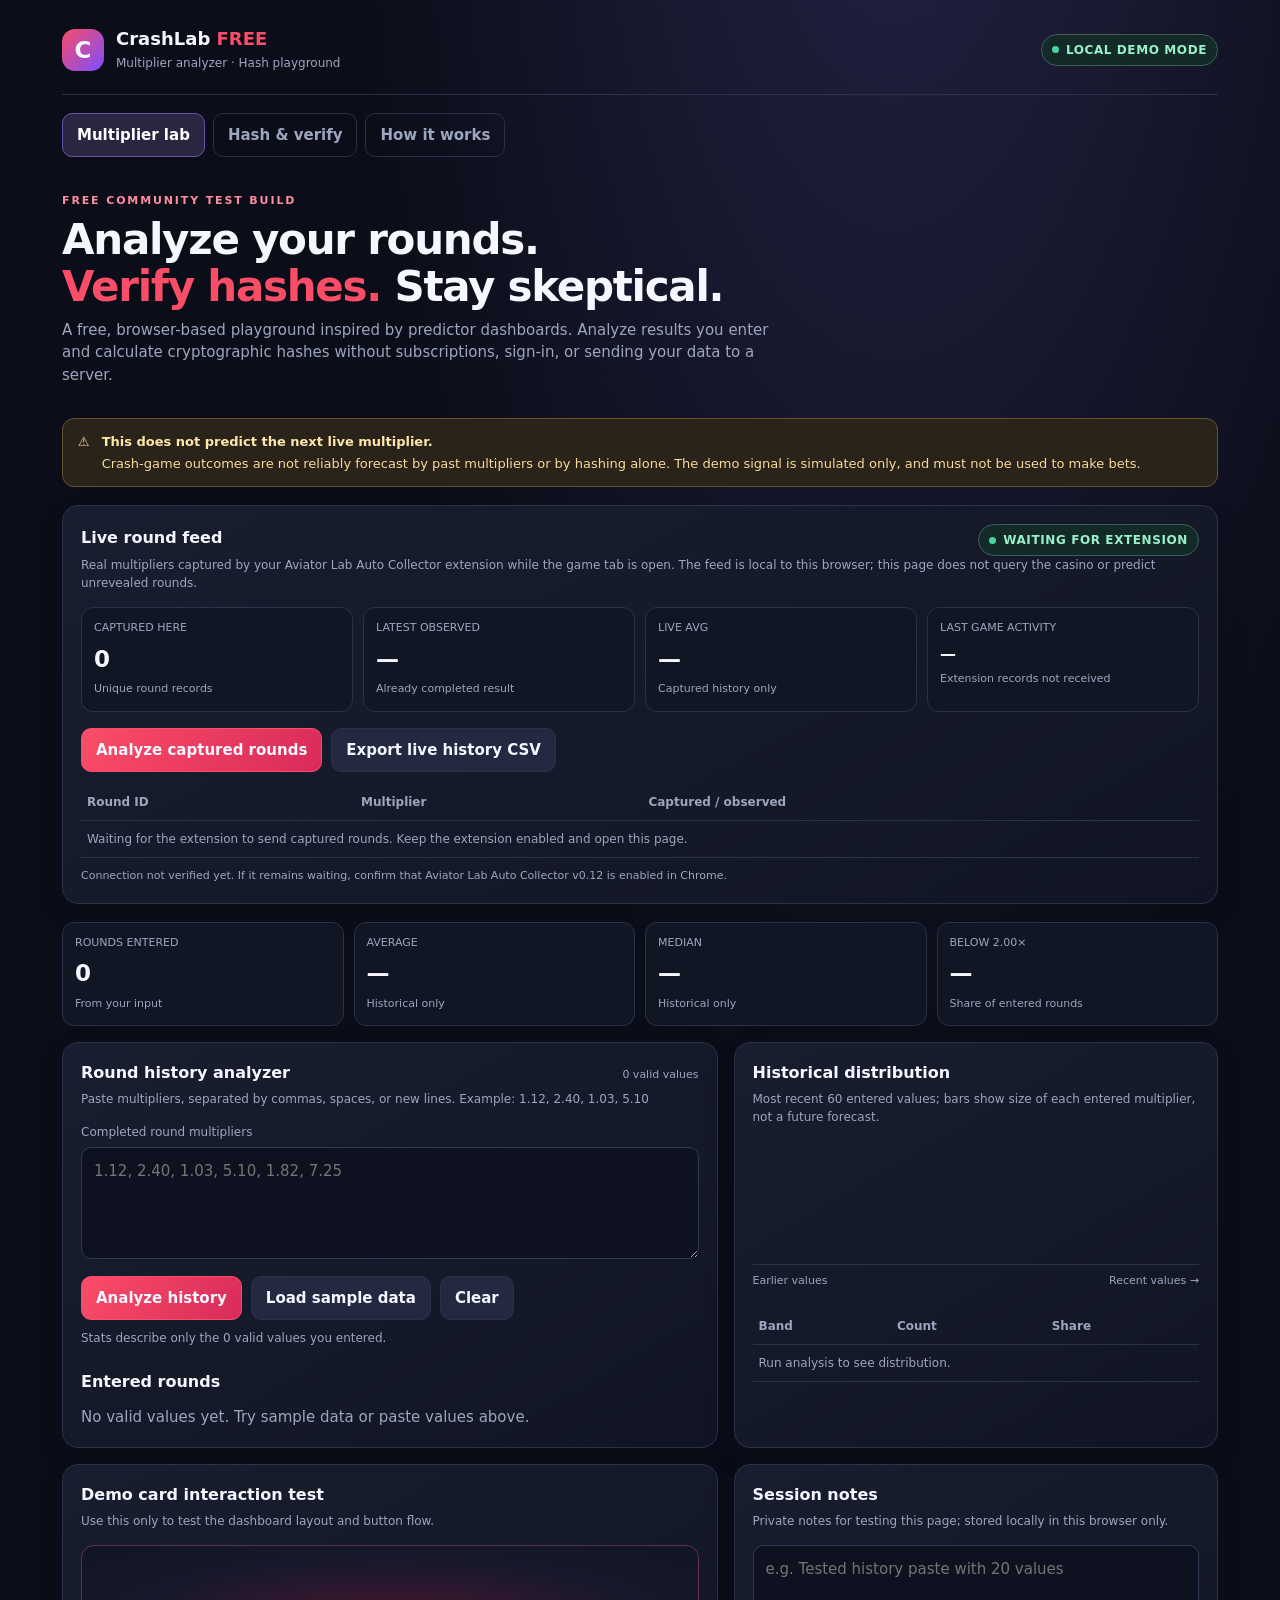
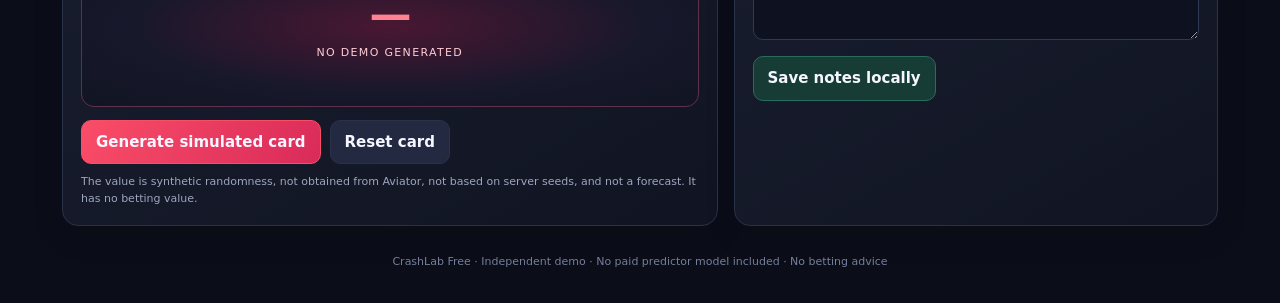
<file: free-test/index.html>
<!doctype html>
<html lang="en">
<head>
<meta charset="utf-8">
<meta name="viewport" content="width=device-width,initial-scale=1">
<meta name="theme-color" content="#101321">
<title>CrashLab Free — Analyzer & Hash Test</title>
<style>
:root{--bg:#0b0d18;--panel:#141827;--panel2:#1a2032;--line:#2a3148;--text:#f5f6ff;--muted:#9da6bf;--red:#fa4d68;--green:#47d7a0;--blue:#7da5ff;--gold:#ffd166}
*{box-sizing:border-box}body{margin:0;background:radial-gradient(ellipse at 70% -15%,#242244 0,transparent 44%),var(--bg);color:var(--text);font:15px/1.5 Inter,ui-sans-serif,system-ui,-apple-system,Segoe UI,Roboto,Arial,sans-serif}
button,input,textarea,select{font:inherit}button{cursor:pointer;border:1px solid var(--line);border-radius:10px;background:#222941;color:var(--text);padding:10px 14px;font-weight:650;transition:.15s}button:hover{filter:brightness(1.13);transform:translateY(-1px)}button.primary{background:linear-gradient(120deg,#fa4d68,#d92b59);border-color:#fa4d68}button.good{background:#173c36;border-color:#286d5c}.wrap{max-width:1200px;margin:auto;padding:22px}
header{display:flex;justify-content:space-between;align-items:center;gap:14px;padding:6px 0 22px;border-bottom:1px solid var(--line);flex-wrap:wrap}.brand{display:flex;align-items:center;gap:12px}.logo{display:grid;place-items:center;width:42px;height:42px;border-radius:13px;background:linear-gradient(135deg,#fa4d68,#7d4dff);font-size:23px;font-weight:900}.brand h1{font-size:18px;line-height:1.2;margin:0}.brand p{color:var(--muted);font-size:12px;margin:4px 0 0}.pill{display:inline-flex;align-items:center;gap:7px;border-radius:999px;border:1px solid #3c5f55;background:#142a28;color:#9af0c9;padding:6px 10px;font-size:12px;font-weight:750;letter-spacing:.05em}.dot{width:7px;height:7px;background:var(--green);border-radius:100%}
nav{display:flex;gap:8px;flex-wrap:wrap;margin:18px 0}nav button{background:transparent;color:var(--muted)}nav button.active{background:#282641;color:#fff;border-color:#6651a7}
.hero{padding:18px 0 14px}.eyebrow{color:#ff8da0;font-size:11px;font-weight:800;letter-spacing:.17em;text-transform:uppercase}.hero h2{margin:6px 0 8px;font-size:clamp(27px,4vw,42px);line-height:1.13;letter-spacing:-.03em}.hero h2 span{color:var(--red)}.hero p{color:var(--muted);max-width:730px;margin:0}
.notice{display:flex;gap:12px;align-items:flex-start;margin:18px 0;padding:13px 15px;border:1px solid #66512b;background:#2a231a;border-radius:12px;color:#f7d99b;font-size:13px}.notice strong{display:block;color:#ffe6ab;margin-bottom:2px}
.grid{display:grid;grid-template-columns:1.15fr .85fr;gap:16px}.panel{background:linear-gradient(150deg,rgba(25,30,48,.98),rgba(17,21,35,.98));border:1px solid var(--line);border-radius:16px;padding:18px;box-shadow:0 10px 35px #00000015;min-width:0}.panel h3{font-size:16px;margin:0 0 5px}.sub{color:var(--muted);font-size:12px;margin:0 0 15px}.stats{display:grid;grid-template-columns:repeat(4,minmax(0,1fr));gap:10px;margin:16px 0}.stat{border:1px solid var(--line);border-radius:12px;padding:12px;background:#111625}.stat label{display:block;color:var(--muted);font-size:11px}.stat strong{display:block;font-size:23px;margin-top:5px;letter-spacing:-.03em}.stat small{font-size:11px;color:var(--muted)}textarea,input,select{width:100%;background:#0d1120;border:1px solid #303953;color:var(--text);border-radius:10px;padding:12px;outline:none}textarea:focus,input:focus,select:focus{border-color:#8a73ff;box-shadow:0 0 0 3px #8a73ff22}textarea{resize:vertical;min-height:112px}.row{display:flex;gap:9px;flex-wrap:wrap;align-items:center}.row>*{flex:0 0 auto}.row .grow{flex:1 1 180px}label.field{display:block;font-size:12px;color:var(--muted);margin:12px 0 6px}.chart{display:flex;align-items:flex-end;gap:4px;height:124px;padding:8px 4px 0;border-bottom:1px solid var(--line);overflow:hidden}.bar{flex:1;min-width:4px;border-radius:4px 4px 0 0;background:linear-gradient(0deg,#a33164,#fa4d68);position:relative;min-height:3px}.bar.low{background:linear-gradient(0deg,#1e6e59,#47d7a0)}.bar:hover:after{content:attr(data-value);position:absolute;bottom:calc(100% + 6px);left:50%;transform:translateX(-50%);background:#05070d;border:1px solid var(--line);padding:4px 6px;border-radius:5px;font-size:10px;white-space:nowrap;z-index:4}.legend{display:flex;justify-content:space-between;color:var(--muted);font-size:11px;margin-top:8px}.chips{display:flex;gap:7px;flex-wrap:wrap;margin-top:12px}.chip{padding:6px 9px;border-radius:8px;background:#26203b;color:#c6b6ff;font-size:12px;font-weight:750}.chip.low{background:#153b32;color:#7ee8bd}.chip.mid{background:#3b3020;color:#ffd68b}
.hidden{display:none!important}.output{padding:12px;border-radius:10px;background:#0b1020;border:1px solid var(--line);color:#c9d3ef;overflow-wrap:anywhere;font:12px/1.65 ui-monospace,SFMono-Regular,Consolas,monospace;min-height:44px;white-space:pre-wrap}.muted{color:var(--muted)}.demo-result{display:flex;align-items:center;justify-content:center;flex-direction:column;min-height:162px;border-radius:13px;background:radial-gradient(ellipse at center,#4a1732 0,#17182b 60%,#111522 100%);border:1px solid #60304c;margin:13px 0}.demo-result strong{font-size:42px;line-height:1.2;color:#ff8293;letter-spacing:-.04em}.demo-result span{font-size:11px;text-transform:uppercase;letter-spacing:.12em;color:#ffccd4;margin-top:5px}.smallprint{font-size:11px;color:var(--muted);margin:10px 0 0}.hashresult{margin-top:12px}.tablewrap{overflow-x:auto}.mini-table{width:100%;border-collapse:collapse;font-size:12px}.mini-table th,.mini-table td{text-align:left;border-bottom:1px solid var(--line);padding:9px 6px}.mini-table th{color:var(--muted);font-weight:600}.ok{color:var(--green)}.bad{color:var(--red)}.footer{color:#757f9c;font-size:11px;text-align:center;padding:28px 10px 10px}.section-title{display:flex;justify-content:space-between;gap:10px;align-items:center;flex-wrap:wrap}.count{font-size:11px;color:var(--muted)}.help{font-size:12px;color:var(--muted);margin-top:9px}a{color:#9cb7ff}
@media(max-width:820px){.grid{grid-template-columns:1fr}.stats{grid-template-columns:repeat(2,minmax(0,1fr))}.wrap{padding:15px}.panel{padding:15px}.hero h2{font-size:30px}}@media(max-width:410px){.stats{gap:7px}.stat strong{font-size:20px}.row button{flex:1}}
</style>
</head>
<body>
<div class="wrap">
<header>
 <div class="brand"><div class="logo">C</div><div><h1>CrashLab <span style="color:#fa4d68">FREE</span></h1><p>Multiplier analyzer · Hash playground</p></div></div>
 <div class="pill"><span class="dot"></span> LOCAL DEMO MODE</div>
</header>
<nav aria-label="Sections"><button class="active" data-tab="analyzer">Multiplier lab</button><button data-tab="hash">Hash & verify</button><button data-tab="about">How it works</button></nav>
<section class="hero">
 <div class="eyebrow">Free community test build</div>
 <h2>Analyze your rounds.<br><span>Verify hashes.</span> Stay skeptical.</h2>
 <p>A free, browser-based playground inspired by predictor dashboards. Analyze results you enter and calculate cryptographic hashes without subscriptions, sign-in, or sending your data to a server.</p>
</section>
<div class="notice"><div aria-hidden="true">⚠</div><div><strong>This does not predict the next live multiplier.</strong> Crash-game outcomes are not reliably forecast by past multipliers or by hashing alone. The demo signal is simulated only, and must not be used to make bets.</div></div>

<section class="panel" id="live-panel" style="margin:18px 0">
  <div class="section-title"><h3>Live round feed</h3><span class="pill" id="live-connection"><span class="dot"></span> WAITING FOR EXTENSION</span></div>
  <p class="sub">Real multipliers captured by your Aviator Lab Auto Collector extension while the game tab is open. The feed is local to this browser; this page does not query the casino or predict unrevealed rounds.</p>
  <div class="stats" style="margin:10px 0 16px">
    <div class="stat"><label>CAPTURED HERE</label><strong id="live-count">0</strong><small>Unique round records</small></div>
    <div class="stat"><label>LATEST OBSERVED</label><strong id="live-latest">—</strong><small>Already completed result</small></div>
    <div class="stat"><label>LIVE AVG</label><strong id="live-avg">—</strong><small>Captured history only</small></div>
    <div class="stat"><label>LAST GAME ACTIVITY</label><strong id="live-time" style="font-size:16px">—</strong><small id="live-total">Extension records not received</small></div>
  </div>
  <div class="row" style="margin-bottom:12px"><button class="primary" id="use-live">Analyze captured rounds</button><button id="export-live">Export live history CSV</button></div>
  <div class="tablewrap"><table class="mini-table"><thead><tr><th>Round ID</th><th>Multiplier</th><th>Captured / observed</th></tr></thead><tbody id="live-body"><tr><td colspan="3" class="muted">Waiting for the extension to send captured rounds. Keep the extension enabled and open this page.</td></tr></tbody></table></div>
  <p class="smallprint" id="live-detail">Connection not verified yet. If it remains waiting, confirm that Aviator Lab Auto Collector v0.12 is enabled in Chrome.</p>
</section>
<section id="tab-analyzer">
 <div class="stats">
  <div class="stat"><label>ROUNDS ENTERED</label><strong id="stat-count">0</strong><small>From your input</small></div>
  <div class="stat"><label>AVERAGE</label><strong id="stat-avg">—</strong><small>Historical only</small></div>
  <div class="stat"><label>MEDIAN</label><strong id="stat-median">—</strong><small>Historical only</small></div>
  <div class="stat"><label>BELOW 2.00×</label><strong id="stat-low">—</strong><small>Share of entered rounds</small></div>
 </div>
 <div class="grid">
  <div class="panel">
   <div class="section-title"><h3>Round history analyzer</h3><span class="count" id="round-count">0 valid values</span></div>
   <p class="sub">Paste multipliers, separated by commas, spaces, or new lines. Example: 1.12, 2.40, 1.03, 5.10</p>
   <label class="field" for="rounds">Completed round multipliers</label>
   <textarea id="rounds" spellcheck="false" placeholder="1.12, 2.40, 1.03, 5.10, 1.82, 7.25"></textarea>
   <div class="row" style="margin-top:10px"><button class="primary" id="analyze">Analyze history</button><button id="sample">Load sample data</button><button id="clear">Clear</button></div>
   <p class="help" id="input-note">Your input stays in this browser. Analysis describes past data only.</p>
   <h3 style="margin-top:23px">Entered rounds</h3><div class="chips" id="chips"><span class="muted">Results will appear here.</span></div>
  </div>
  <div class="panel">
   <h3>Historical distribution</h3><p class="sub">Most recent 60 entered values; bars show size of each entered multiplier, not a future forecast.</p>
   <div class="chart" id="chart" aria-label="Multiplier values chart"></div>
   <div class="legend"><span>Earlier values</span><span>Recent values →</span></div>
   <div class="tablewrap" style="margin-top:18px"><table class="mini-table"><thead><tr><th>Band</th><th>Count</th><th>Share</th></tr></thead><tbody id="bands"><tr><td colspan="3" class="muted">Run analysis to see distribution.</td></tr></tbody></table></div>
  </div>
 </div>
 <div class="grid" style="margin-top:16px">
  <div class="panel"><h3>Demo card interaction test</h3><p class="sub">Use this only to test the dashboard layout and button flow.</p>
   <div class="demo-result"><strong id="demo-value">—</strong><span id="demo-label">No demo generated</span></div>
   <div class="row"><button class="primary" id="demo-btn">Generate simulated card</button><button id="demo-reset">Reset card</button></div>
   <p class="smallprint">The value is synthetic randomness, not obtained from Aviator, not based on server seeds, and not a forecast. It has no betting value.</p>
  </div>
  <div class="panel"><h3>Session notes</h3><p class="sub">Private notes for testing this page; stored locally in this browser only.</p>
   <textarea id="notes" style="min-height:95px" placeholder="e.g. Tested history paste with 20 values"></textarea>
   <div class="row" style="margin-top:10px"><button class="good" id="save-notes">Save notes locally</button><span class="muted" id="notes-status" style="font-size:12px"></span></div>
  </div>
 </div>
</section>
<section id="tab-hash" class="hidden">

  <div class="panel" style="margin-bottom:16px">
   <div class="section-title"><h3>Completed-round SHA verifier</h3><span class="count" id="verify-capture-status">Waiting for captured fairness data</span></div>
   <p class="sub">Checks a finished round by recalculating SHA-512 from the revealed server seed and three client seeds, then comparing the supplied hash and displayed multiplier. If the extension captures the fairness details panel, fields fill automatically.</p>
   <div class="grid" style="grid-template-columns:1fr 1fr;gap:10px">
    <div><label class="field" for="verify-server">Revealed server seed</label><input id="verify-server" autocomplete="off" placeholder="Exact server seed text"></div>
    <div><label class="field" for="verify-multiplier">Finished multiplier (e.g. 2.78)</label><input id="verify-multiplier" inputmode="decimal" placeholder="2.78"></div>
    <div><label class="field" for="verify-client1">Client seed 1</label><input id="verify-client1" autocomplete="off"></div>
    <div><label class="field" for="verify-client2">Client seed 2</label><input id="verify-client2" autocomplete="off"></div>
    <div><label class="field" for="verify-client3">Client seed 3</label><input id="verify-client3" autocomplete="off"></div>
    <div><label class="field" for="verify-commitment">Optional server-seed SHA-256 commitment</label><input id="verify-commitment" autocomplete="off" placeholder="64 hex characters"></div>
   </div>
   <label class="field" for="verify-shown-hash">Combined SHA-512 hash from the finished round</label><textarea id="verify-shown-hash" style="min-height:76px" spellcheck="false" placeholder="128 hexadecimal characters"></textarea>
   <div class="row" style="margin-top:10px"><button class="primary" id="verify-btn">Verify finished round</button><button id="verify-clear">Clear fields</button></div>
   <div class="output" id="verify-result" style="margin-top:12px">Ready. This verifies completed-round data only; it cannot reveal the next round's hidden server seed.</div>
   <label class="field">Recalculated SHA-512</label><div class="output" id="verify-digest">—</div>
   <p class="smallprint">A hash is a one-way cryptographic digest, not a decryption key. If the future server seed remains secret, this calculation cannot forecast the next multiplier.</p>
  </div>
 <div class="grid">
  <div class="panel"><h3>SHA hash playground</h3><p class="sub">Calculate the real SHA-256 or SHA-512 digest of text you provide. Hashes are one-way digests, not decryption keys.</p>
   <label class="field" for="hash-input">Text / seed / string to hash</label><textarea id="hash-input" placeholder="Paste test text here"></textarea>
   <label class="field" for="algorithm">Algorithm</label><select id="algorithm"><option value="SHA-256">SHA-256</option><option value="SHA-512">SHA-512</option></select>
   <div class="row" style="margin-top:12px"><button class="primary" id="hash-btn">Calculate hash</button><button id="hash-clear">Clear</button></div>
   <div class="hashresult"><label class="field">Digest output</label><div class="output" id="hash-output">Digest will appear here.</div><div class="row" style="margin-top:8px"><button id="copy-hash">Copy digest</button><span id="hash-status" class="muted" style="font-size:12px"></span></div></div>
  </div>
  <div class="panel"><h3>Optional commitment comparison</h3><p class="sub">For systems that publish a SHA-256 commitment of the exact server-seed text, compare the digest you just calculated with the published commitment. The encoding and game protocol must match for this comparison to mean anything.</p>
   <label class="field" for="commitment">Published SHA-256 commitment (hex)</label><input id="commitment" placeholder="Paste commitment hex">
   <button style="margin-top:12px" id="compare-commitment">Compare with current digest</button>
   <div id="compare-result" class="output" style="margin-top:12px">No comparison run yet.</div>
   <p class="smallprint">A matching commitment can show that text matches a committed hash. It does not reveal a future random outcome.</p>
  </div>
 </div>
</section>
<section id="tab-about" class="hidden">
 <div class="panel"><h3>What this free build does</h3><p class="sub">A small independent demo based on the available source package—not an exact recreation of a paid model, because the ZIP did not include one.</p>
  <div class="tablewrap"><table class="mini-table"><thead><tr><th>Feature</th><th>Status</th><th>What it means</th></tr></thead><tbody>
   <tr><td>Paste / analyze past multipliers</td><td class="ok">Working</td><td>Counts, mean, median, shares, and a simple chart of entered values.</td></tr>
   <tr><td>SHA-256 / SHA-512</td><td class="ok">Working</td><td>Browser's Web Crypto API calculates hashes of the exact text you enter.</td></tr>
   <tr><td>Live history via Chrome extension</td><td class="ok">Available when connected</td><td>Shows actual completed multipliers captured by your enabled extension while the game tab is open.</td></tr><tr><td>Completed-round fairness check</td><td class="ok">Working locally</td><td>Recalculates SHA-512 and optional SHA-256 commitment from revealed data.</td></tr><tr><td>Demo result card</td><td class="ok">Simulated</td><td>Interface-test randomness only; it is not from the game or a prediction engine.</td></tr>
   <tr><td>Connect to a casino / predict live result</td><td class="bad">Not included</td><td>This page does not log into, scrape, control, or predict any gambling website.</td></tr>
  </tbody></table></div>
  <h3 style="margin-top:22px">Why history is not a prediction</h3><p class="muted">A high or low result in a previous round is not reliable evidence that the next round will be high or low. A hash function also does not decrypt a secret seed. If a game exposes a verifiable fairness protocol, the correct seed and round data can help verify completed rounds—but that is different from knowing an unrevealed future outcome.</p>
  <h3 style="margin-top:22px">Privacy</h3><p class="muted">All calculations run in your browser. With the Aviator Lab Auto Collector extension enabled, completed visible game history and fairness-panel text can sync locally from Chrome extension storage. This page does not ask for your casino password, payment, activation code, or account login.</p>
 </div>
</section>
<div class="footer">CrashLab Free · Independent demo · No paid predictor model included · No betting advice</div>
</div>
<script>
(function(){
  const $=id=>document.getElementById(id);
  const sample=[1.12,2.4,1.03,5.1,1.82,7.25,1.46,1.01,3.15,2.02,1.27,12.4,1.9,4.6,1.08,2.75,1.35,6.2,1.74,1.01,3.9,2.2,18.3,1.55,2.95,1.11,8.4,1.68,2.14,1.22];
  let lastDigest="";
  const fmt=n=>Number(n).toFixed(2)+"×";
  function parseValues(){return $("rounds").value.split(/[\s,;]+/).map(x=>x.trim().replace(/×$/i,"")).filter(Boolean).map(Number).filter(n=>Number.isFinite(n)&&n>=1&&n<=1000000);}
  function median(a){const b=[...a].sort((x,y)=>x-y);return b.length?b.length%2?b[(b.length-1)/2]:(b[b.length/2-1]+b[b.length/2])/2:0;}
  function render(){
    const all=parseValues(), vals=all.slice(-60), n=all.length;
    $("stat-count").textContent=n.toLocaleString();
    $("round-count").textContent=n+" valid value"+(n===1?"":"s");
    $("stat-avg").textContent=n?fmt(all.reduce((s,v)=>s+v,0)/n):"—";
    $("stat-median").textContent=n?fmt(median(all)):"—";
    $("stat-low").textContent=n?(100*all.filter(v=>v<2).length/n).toFixed(1)+"%":"—";
    $("input-note").textContent=n<all.length? "Showing the most recent 60 values in the chart; stats use all "+n+" values.":"Stats describe only the "+n+" valid values you entered.";
    const chips=$("chips"); chips.replaceChildren();
    if(!n){chips.innerHTML='<span class="muted">No valid values yet. Try sample data or paste values above.</span>';}
    all.slice(-100).reverse().forEach(v=>{const s=document.createElement("span");s.className="chip "+(v<2?"low":v<5?"mid":"");s.textContent=fmt(v);chips.appendChild(s);});
    const chart=$("chart");chart.replaceChildren();
    if(vals.length){const max=Math.max(5,...vals);vals.forEach(v=>{const b=document.createElement("div");b.className="bar"+(v<2?" low":"");b.style.height=Math.max(3,Math.min(100,v/max*100))+"%";b.dataset.value=fmt(v);b.title=fmt(v);chart.appendChild(b);});}
    const bands=[["1.00–1.99×",v=>v<2],["2.00–4.99×",v=>v>=2&&v<5],["5.00–9.99×",v=>v>=5&&v<10],["10× and above",v=>v>=10]];
    $("bands").replaceChildren();
    if(!n){$("bands").innerHTML='<tr><td colspan="3" class="muted">Run analysis to see distribution.</td></tr>';return;}
    bands.forEach(([name,fn])=>{const c=all.filter(fn).length,tr=document.createElement("tr");tr.innerHTML="<td>"+name+"</td><td>"+c+"</td><td>"+(100*c/n).toFixed(1)+"%</td>";$("bands").appendChild(tr);});
  }
  $("analyze").addEventListener("click",render);
  $("sample").addEventListener("click",()=>{$("rounds").value="";render();});
  $("clear").addEventListener("click",()=>{$("rounds").value="";render();});
  document.querySelectorAll("nav button").forEach(btn=>btn.addEventListener("click",()=>{document.querySelectorAll("nav button").forEach(b=>b.classList.toggle("active",b===btn));["analyzer","hash","about"].forEach(t=>$("tab-"+t).classList.toggle("hidden",t!==btn.dataset.tab));}));
  $("demo-btn").addEventListener("click",()=>{const v=(1+Math.pow(Math.random(),2)*24).toFixed(2);$("demo-value").textContent=v+"×";$("demo-label").textContent="SIMULATED ONLY · NOT A FORECAST";});
  $("demo-reset").addEventListener("click",()=>{$("demo-value").textContent="—";$("demo-label").textContent="No demo generated";});
  try{$("notes").value=localStorage.getItem("crashlab-notes")||"";}catch(e){}
  $("save-notes").addEventListener("click",()=>{try{localStorage.setItem("crashlab-notes",$("notes").value);$("notes-status").textContent="Saved on this device.";}catch(e){$("notes-status").textContent="Browser storage unavailable."; }});
  async function doHash(){
    const input=$("hash-input").value, alg=$("algorithm").value, out=$("hash-output");
    if(!window.crypto||!crypto.subtle){out.textContent="Web Crypto requires a secure context (HTTPS or localhost).";return;}
    try{const bytes=new TextEncoder().encode(input),digest=await crypto.subtle.digest(alg,bytes);lastDigest=Array.from(new Uint8Array(digest)).map(b=>b.toString(16).padStart(2,"0")).join("");$("hash-status").textContent="";out.textContent=lastDigest;$("compare-result").textContent="Ready to compare the current digest.";}catch(e){out.textContent="Hash calculation failed: "+e.message;}
  }
  $("hash-btn").addEventListener("click",doHash);
  $("hash-clear").addEventListener("click",()=>{$("hash-input").value="";lastDigest="";$("hash-output").textContent="Digest will appear here.";$("compare-result").textContent="No comparison run yet.";});
  $("copy-hash").addEventListener("click",async()=>{if(!lastDigest){$("hash-status").textContent="Calculate a digest first.";return;}try{await navigator.clipboard.writeText(lastDigest);$("hash-status").textContent="Copied.";}catch(e){$("hash-status").textContent="Select and copy the digest manually."; }});
  $("compare-commitment").addEventListener("click",()=>{const expected=$("commitment").value.trim().toLowerCase().replace(/^0x/,"");const actual=lastDigest.toLowerCase();if(!actual){$("compare-result").textContent="Calculate a hash first.";return;}if($("algorithm").value!=="SHA-256"){$("compare-result").textContent="Select SHA-256 and calculate the digest first.";return;}if(!/^[a-f0-9]{64}$/.test(expected)){$("compare-result").textContent="Enter a valid 64-character SHA-256 hex commitment.";return;}const ok=actual===expected;$("compare-result").textContent=ok?"MATCH — the entered text hashes to this commitment.":"NO MATCH — the digest does not equal the supplied commitment."; $("compare-result").style.color=ok?"#47d7a0":"#ff8293";});
  
  // Real data bridge: Chrome extension v0.12 posts locally captured game rounds to this page.
  const LIVE_STORE = "crashlab-live-rounds-v1";
  let liveRows = [];
  let extensionTotal = 0;
  let extensionLastAt = null;
  let extensionConnected = false;
  try {
    const savedLive = JSON.parse(localStorage.getItem(LIVE_STORE) || "[]");
    if (Array.isArray(savedLive)) liveRows = savedLive.filter(r => r && typeof r.id === "string" && Number.isFinite(Number(r.multiplier)) && Number(r.multiplier) >= 1).slice(-5000);
  } catch (_) {}
  function showLive() {
    const rows = liveRows.slice().sort((a,b) => Date.parse(a.timestamp || 0) - Date.parse(b.timestamp || 0));
    $("live-count").textContent = rows.length.toLocaleString();
    $("live-latest").textContent = rows.length ? fmt(Number(rows[rows.length-1].multiplier)) : "—";
    $("live-avg").textContent = rows.length ? fmt(rows.reduce((sum,r)=>sum+Number(r.multiplier),0)/rows.length) : "—";
    $("live-time").textContent = extensionLastAt ? new Date(extensionLastAt).toLocaleTimeString() : "—";
    $("live-total").textContent = extensionConnected ? extensionTotal.toLocaleString() + " record(s) in extension storage" : "Extension records not received";
    $("live-connection").innerHTML = '<span class="dot"></span> ' + (extensionConnected ? "EXTENSION CONNECTED" : "WAITING FOR EXTENSION");
    const body = $("live-body");
    body.replaceChildren();
    rows.slice(-30).reverse().forEach(r => {
      const tr = document.createElement("tr");
      const id = document.createElement("td"); id.textContent = r.roundId || r.id.slice(0,18);
      const mult = document.createElement("td"); mult.textContent = fmt(Number(r.multiplier)); mult.style.color = Number(r.multiplier) < 2 ? "#47d7a0" : "#ff8798";
      const time = document.createElement("td"); const ts = Date.parse(r.timestamp || ""); time.textContent = Number.isFinite(ts) ? new Date(ts).toLocaleString() : "time unavailable";
      tr.append(id,mult,time); body.appendChild(tr);
    });
    if (!rows.length) {
      const tr=document.createElement("tr"),td=document.createElement("td");td.colSpan=3;td.className="muted";
      td.textContent=extensionConnected ? "Extension connected; waiting for captured game results." : "Waiting for the extension to send captured rounds. Keep the extension enabled and open this page.";
      tr.appendChild(td);body.appendChild(tr);
    }
    $("live-detail").textContent = extensionConnected
      ? "Connected to the browser extension. " + rows.length + " unique result(s) are available on this page. Capture requires the game tab to be open and visible to the extension."
      : "Connection not verified yet. If it remains waiting, confirm that Aviator Lab Auto Collector v0.12 is enabled in Chrome.";
  }
  function acceptLiveRounds(message) {
    extensionConnected = true;
    extensionTotal = Number(message.totalCollected || 0);
    extensionLastAt = message.lastCollectedAt || extensionLastAt;
    const byId = new Map(liveRows.map(r => [r.id,r]));
    (Array.isArray(message.rounds) ? message.rounds : []).forEach(r => {
      if (!r || typeof r.id !== "string") return;
      const multiplier = Number(r.multiplier);
      if (!Number.isFinite(multiplier) || multiplier < 1 || multiplier > 1000000) return;
      byId.set(r.id,{id:r.id,roundId:r.roundId || "",multiplier:multiplier,timestamp:r.timestamp || new Date().toISOString()});
    });
    liveRows = Array.from(byId.values()).sort((a,b)=>Date.parse(a.timestamp||0)-Date.parse(b.timestamp||0)).slice(-5000);
    try { localStorage.setItem(LIVE_STORE,JSON.stringify(liveRows)); } catch (_) {}
    showLive();
    const ids = Array.isArray(message.rounds) ? message.rounds.map(r => r && r.id).filter(Boolean) : [];
    if (ids.length) window.postMessage({source:"aviator-lab-page-v06",type:"AUTO_SYNC_ACK",ids:ids},location.origin);
  }
  function hashHex(algorithm, value) {
    return crypto.subtle.digest(algorithm,new TextEncoder().encode(value)).then(buf =>
      Array.from(new Uint8Array(buf),b=>b.toString(16).padStart(2,"0")).join(""));
  }
  function resultFromAviatorHash(hash) {
    const prefix=hash.slice(0,13).toLowerCase(), h=BigInt("0x"+prefix), e=1n<<52n;
    if(h>=e) throw new Error("Hash prefix is outside the expected 52-bit range.");
    let cents=(97n*e)/(e-h); if(cents<100n)cents=100n;
    return {prefix:prefix,cents:cents,text:(cents/100n).toString()+"."+(cents%100n).toString().padStart(2,"0")+"x"};
  }
  async function verifyFinishedRound() {
    const out=$("verify-result"), digestOut=$("verify-digest"), btn=$("verify-btn");
    btn.disabled=true;btn.textContent="Checking locally…";out.style.color="#c9d3ef";
    try {
      const server=$("verify-server").value.trim();
      const clients=[$("verify-client1").value.trim(),$("verify-client2").value.trim(),$("verify-client3").value.trim()];
      const shown=$("verify-shown-hash").value.replace(/\s+/g,"").toLowerCase();
      const mult=Number($("verify-multiplier").value);
      const commitment=$("verify-commitment").value.replace(/\s+/g,"").toLowerCase();
      if(!server || clients.some(s=>!s)) throw new Error("Enter the exact revealed server seed and all three client seeds.");
      if(!/^[0-9a-f]{128}$/.test(shown)) throw new Error("Combined SHA-512 must be 128 hexadecimal characters.");
      if(!Number.isFinite(mult)||mult<1||mult>1000000) throw new Error("Enter the finished multiplier shown by the game.");
      if(commitment && !/^[0-9a-f]{64}$/.test(commitment)) throw new Error("Optional commitment must be 64 hexadecimal characters.");
      const computed=await hashHex("SHA-512",server+clients.join(""));
      digestOut.textContent=computed;
      const shownCalc=resultFromAviatorHash(shown), computedCalc=resultFromAviatorHash(computed);
      const hashMatches=computed===shown;
      const resultMatches=shownCalc.cents===BigInt(Math.round(mult*100));
      let message="SHA-512: "+(hashMatches?"EXACT MATCH":"MISMATCH")+"\nHash-derived multiplier from shown hash: "+shownCalc.text+" ("+(resultMatches?"matches":"differs from")+" the displayed "+mult.toFixed(2)+"x)\nSeed-derived multiplier from recalculated hash: "+computedCalc.text+"\nThis is a completed-round check, not a next-round prediction.";
      let allOk=hashMatches&&resultMatches;
      if(commitment){const ch=await hashHex("SHA-256",server), cm=ch===commitment;message+="\nServer commitment SHA-256: "+(cm?"MATCH":"MISMATCH");allOk=allOk&&cm;}
      out.textContent=message;out.style.color=allOk?"#47d7a0":"#ff8798";
    } catch(e){out.textContent=e.message;out.style.color="#ff8798";digestOut.textContent="—";}
    finally {btn.disabled=false;btn.textContent="Verify finished round";}
  }
  $("verify-btn").addEventListener("click",verifyFinishedRound);
  $("verify-clear").addEventListener("click",()=>{
    ["verify-server","verify-multiplier","verify-client1","verify-client2","verify-client3","verify-commitment","verify-shown-hash"].forEach(id=>$(id).value="");
    $("verify-result").textContent="Ready. This verifies completed-round data only; it cannot reveal the next round's hidden server seed.";
    $("verify-digest").textContent="—";$("verify-result").style.color="#c9d3ef";
  });
  $("use-live").addEventListener("click",()=>{
    if(!liveRows.length){$("input-note").textContent="No captured game results yet. Keep the extension enabled and open the game tab.";return;}
    $("rounds").value=liveRows.map(r=>Number(r.multiplier).toFixed(2)).join(", ");render();
    $("input-note").textContent="Loaded "+liveRows.length+" captured extension result(s). All output describes history, not a prediction.";
    document.getElementById("tab-analyzer").scrollIntoView({behavior:"smooth",block:"start"});
  });
  $("export-live").addEventListener("click",()=>{
    if(!liveRows.length){$("live-detail").textContent="No live results to export yet.";return;}
    const esc=s=>'"'+String(s??"").replace(/"/g,'""')+'"';
    const csv=["id,round_id,multiplier,timestamp"].concat(liveRows.map(r=>[r.id,r.roundId,r.multiplier,r.timestamp].map(esc).join(","))).join("\r\n");
    const blob=new Blob([csv],{type:"text/csv;charset=utf-8"}),url=URL.createObjectURL(blob),a=document.createElement("a");
    a.href=url;a.download="crashlab-captured-history.csv";a.click();URL.revokeObjectURL(url);
  });
  window.addEventListener("message",event=>{
    if(event.source!==window||event.origin!==location.origin)return;
    const m=event.data;
    if(!m||m.source!=="aviator-lab-extension-v12")return;
    if(m.type==="AUTO_ROUND_SYNC"){acceptLiveRounds(m);return;}
    if(m.type==="AUTO_FAIRNESS_SYNC"){
      const ackIds=Array.isArray(m.rounds)?m.rounds.map(r=>r&&r.id).filter(Boolean):[];
      if(ackIds.length)window.postMessage({source:"aviator-lab-page-v07",type:"AUTO_FAIRNESS_ACK",ids:ackIds},location.origin);
      const records=(Array.isArray(m.rounds)?m.rounds:[]).filter(r=>r&&typeof r.serverSeed==="string"&&Array.isArray(r.clientSeeds)&&r.clientSeeds.length===3&&typeof r.hash==="string"&&Number.isFinite(Number(r.multiplier)));
      if(records.length){
        records.sort((a,b)=>Date.parse(a.capturedAt||0)-Date.parse(b.capturedAt||0));
        const r=records[records.length-1];
        $("verify-server").value=r.serverSeed;$("verify-client1").value=r.clientSeeds[0];$("verify-client2").value=r.clientSeeds[1];$("verify-client3").value=r.clientSeeds[2];
        $("verify-multiplier").value=String(r.multiplier);$("verify-shown-hash").value=r.hash;$("verify-commitment").value=r.serverCommitment||"";
        $("verify-capture-status").textContent="Captured finished round "+(r.roundId||"(ID unavailable)")+" · auto-checking";
        verifyFinishedRound();
      } else if(m.status&&m.status.message) $("verify-capture-status").textContent="Extension: "+m.status.message;
    }
  });
  showLive();
  
  // Load an empty analysis area; actual rounds arrive from the Chrome extension.
  $("rounds").value="";render();
})();
</script>
</body>
</html>
</file>
<file: style.css>
*{box-sizing:border-box}
:root{color-scheme:dark;--bg:#10151d;--surface:#171e28;--surface2:#1d2632;--border:#303b49;--text:#e6ebf1;--muted:#9ca9b8;--accent:#ef5b68;--accent2:#ff9b86;--green:#76c9a8;--warn:#d9b982}
body{margin:0;background:var(--bg);color:var(--text);font-family:Inter,ui-sans-serif,system-ui,-apple-system,"Segoe UI",sans-serif;line-height:1.55;font-size:15px}
.app-shell{width:min(1040px,calc(100% - 36px));margin:0 auto;padding:20px 0 30px}
.topbar{display:flex;justify-content:space-between;align-items:center;padding:4px 2px 24px;border-bottom:1px solid #252e39}
.brand{display:flex;align-items:center;gap:10px;color:var(--text);text-decoration:none;font-weight:800;font-size:1.2rem;letter-spacing:-.03em}
.brand b{color:var(--accent);font-weight:800}
.brand-mark{display:grid;place-items:center;width:32px;height:32px;border-radius:10px;background:#2b303b;color:var(--accent);font-size:1.2rem}
.offline-pill{font-size:.7rem;letter-spacing:.1em;color:var(--muted);border:1px solid var(--border);border-radius:999px;padding:6px 10px}
.offline-pill i{display:inline-block;width:6px;height:6px;background:var(--green);border-radius:50%;margin-right:6px}
.hero{display:flex;justify-content:space-between;align-items:center;gap:20px;min-height:220px;padding:28px 28px 30px;margin:22px 0;background:linear-gradient(120deg,#1c2632,#171d27 62%,#27202a);border:1px solid #303846;border-radius:20px;overflow:hidden;position:relative}
.hero-copy{position:relative;z-index:1;max-width:660px}.kicker{font-size:.7rem;letter-spacing:.16em;font-weight:800;color:var(--accent2);margin:0 0 10px}
h1{font-size:clamp(2rem,5vw,3.35rem);line-height:1.08;letter-spacing:-.055em;margin:0 0 14px}h1 span{color:#c5ced8}
.hero-description{max-width:580px;color:var(--muted);margin:0}
.hero-art{width:180px;height:150px;position:relative;flex:0 0 180px;opacity:.9}.orbit{position:absolute;border:1px solid #4a3842;border-radius:50%;transform:rotate(-25deg)}.orbit-one{width:200px;height:75px;top:40px;left:-12px}.orbit-two{width:160px;height:115px;top:20px;left:6px;transform:rotate(38deg)}.plane{position:absolute;top:40px;left:58px;color:var(--accent);font-size:3.2rem;transform:rotate(-18deg);text-shadow:0 8px 28px #000}.art-line{position:absolute;width:150px;height:2px;background:linear-gradient(90deg,transparent,var(--accent));top:100px;left:4px;transform:rotate(-25deg)}.art-label{position:absolute;bottom:4px;right:0;color:#8390a0;font-size:.6rem;letter-spacing:.14em}
.panel{background:var(--surface);border:1px solid var(--border);border-radius:16px;padding:22px;margin:12px 0 22px}
.panel-title{display:flex;align-items:flex-start;justify-content:space-between;gap:14px;margin-bottom:16px}.panel-title h2,.estimate-head h2{font-size:1.08rem;margin:0 0 4px;letter-spacing:-.02em}.panel-title p{margin:0}
.section-label{display:flex;align-items:center;gap:10px;color:#c5ced8;font-size:.83rem;font-weight:750;letter-spacing:.04em;margin:24px 2px 10px}
.step{display:inline-grid;place-items:center;width:25px;height:25px;border:1px solid #46515f;border-radius:8px;color:var(--accent2);font-size:.7rem;font-weight:800}
.fields{display:grid;grid-template-columns:repeat(2,minmax(0,1fr));gap:16px}
label{display:block;font-size:.85rem;font-weight:650;color:#cbd3dd}
input,select{display:block;width:100%;margin-top:7px;padding:12px 13px;background:#111720;border:1px solid #3a4655;border-radius:9px;color:var(--text);font:inherit}
input:focus,select:focus{outline:2px solid #ad6973;outline-offset:1px}
.hint,.muted{color:var(--muted)}.hint{font-size:.8rem;margin:12px 0 0}.tiny{font-size:.75rem}.small-label{font-size:.8rem}
.entry-form{margin-top:8px}.entry-row{display:flex;gap:10px;align-items:flex-end}.entry-row .input-wrap{flex:1;position:relative}.input-wrap input{padding-right:42px}.input-suffix{position:absolute;right:14px;bottom:12px;color:var(--muted)}
.button{display:inline-flex;align-items:center;justify-content:center;gap:7px;border:1px solid transparent;border-radius:9px;padding:11px 15px;font:inherit;font-size:.86rem;font-weight:750;cursor:pointer;transition:background .15s,border-color .15s}.button:focus-visible{outline:2px solid white;outline-offset:3px}.primary{background:var(--accent);color:#210e12}.primary:hover{background:#ff707c}.secondary{background:#252f3b;border-color:#3a4654;color:var(--text)}.secondary:hover{background:#303c4a}.quiet-danger{background:transparent;border-color:#62404a;color:#e9a1a8}.quiet-danger:hover{background:#38242b}.actions{display:flex;gap:9px;flex-wrap:wrap;margin-top:14px}.import-label{margin:0;cursor:pointer}.error{color:#ff9ba5;font-size:.83rem}
.counter{font-size:.76rem;color:var(--muted);border:1px solid var(--border);border-radius:999px;padding:5px 9px;white-space:nowrap}
.stats-grid{display:grid;grid-template-columns:repeat(4,minmax(0,1fr));gap:12px;margin:0 0 22px}
.stat-card{background:var(--surface);border:1px solid var(--border);border-radius:14px;padding:17px;min-width:0}.stat-label{display:block;color:var(--muted);font-size:.78rem}.stat-card strong{display:block;font-size:clamp(1.35rem,3.6vw,1.9rem);letter-spacing:-.04em;margin:6px 0 1px;overflow-wrap:anywhere}.stat-note{font-size:.72rem;color:#7f8c9b}
.estimate-panel{background:linear-gradient(145deg,#1b222d,#171e28 60%,#211c25);border-color:#45404a}.estimate-head{display:flex;justify-content:space-between;align-items:flex-start;gap:12px}.estimate-head h2{font-size:1.25rem}.estimate-status{border:1px solid #6a4c51;border-radius:7px;padding:6px 9px;color:#e6a0a6;font-size:.65rem;font-weight:850;letter-spacing:.08em;text-align:center}
.estimate-value-wrap{display:flex;align-items:center;justify-content:space-between;gap:20px;padding:22px 0 18px}.estimate-value{font-size:clamp(3rem,8vw,5.2rem);line-height:1.1;font-weight:800;letter-spacing:-.07em;color:var(--accent2);margin-top:5px}.estimate-value small{font-size:.4em;color:#d1a3a6;letter-spacing:0;margin-left:3px}.range-box{background:#121821;border:1px solid #39434f;border-radius:12px;padding:13px 15px;min-width:190px}.range-box span{display:block;color:var(--muted);font-size:.75rem}.range-box strong{display:block;margin-top:5px;font-size:1.12rem}
.meter{height:5px;background:#303a46;border-radius:10px;overflow:hidden}.meter div{height:100%;width:0;background:var(--accent);transition:width .2s}.meter-caption{display:flex;justify-content:space-between;gap:12px;color:var(--muted);font-size:.72rem;margin:7px 0 17px}
.analysis-output{padding:14px 15px;background:#121821;border:1px solid #333e4b;border-radius:10px;color:#c5ced8;font-size:.88rem}.analyze-button{margin-top:14px;width:100%}.disclaimer{margin:17px 0 0;color:#c7b79d;font-size:.78rem}.disclaimer strong{color:#e6d0aa}
.table-wrap{overflow-x:auto}table{border-collapse:collapse;width:100%;min-width:490px;text-align:left}th,td{padding:12px 10px;border-bottom:1px solid #2b3541;font-size:.83rem}th{color:#8f9cac;font-weight:650}td{color:#d5dce5}.multiplier{color:var(--green);font-weight:800}.low{color:var(--accent2);font-weight:800}.remove-button{border:1px solid #3c4654;background:#252f3b;color:#cdd5df;border-radius:7px;padding:6px 9px;font-size:.74rem;cursor:pointer}.empty{text-align:center;color:var(--muted);padding:22px}
footer{display:flex;justify-content:center;align-items:center;gap:9px;flex-wrap:wrap;color:#778494;font-size:.76rem;padding:14px}.footer-mark{color:var(--accent)}
@media(max-width:700px){.app-shell{width:calc(100% - 20px);padding-top:12px}.hero{padding:23px 20px;min-height:190px}.hero-art{width:90px;flex-basis:90px;transform:scale(.7);transform-origin:center right;margin-left:-20px}.hero-description{font-size:.9rem}.panel{padding:17px}.stats-grid{grid-template-columns:repeat(2,minmax(0,1fr))}.estimate-value-wrap{align-items:flex-start;flex-direction:column}.range-box{width:100%}.entry-row{align-items:stretch;flex-direction:column}.entry-row .button{width:100%}.fields{gap:12px}.panel-title{gap:8px}}
@media(max-width:420px){.offline-pill{font-size:.58rem}.fields{grid-template-columns:1fr}.actions .button{flex:1}.hero-art{display:none}.estimate-head{flex-direction:column}}


/* Added for automatic local extension sync and descriptive pattern cards */
#extensionSyncStatus{padding:10px 12px;border:1px solid #39434f;border-radius:9px;background:#121821;overflow-wrap:anywhere}
.pattern-grid{grid-template-columns:repeat(5,minmax(0,1fr))}
@media(max-width:900px){.pattern-grid{grid-template-columns:repeat(3,minmax(0,1fr))}}
@media(max-width:700px){.pattern-grid{grid-template-columns:repeat(2,minmax(0,1fr))}}
@media(max-width:420px){.pattern-grid{grid-template-columns:1fr}}


/* Adaptive historical frequency explorer */
.adaptive-panel{background:linear-gradient(145deg,#1a242f,#171e28 68%,#211b26);border-color:#45404a}
.adaptive-summary{display:grid;grid-template-columns:repeat(4,minmax(0,1fr));gap:10px;margin:18px 0}
.adaptive-summary .stat-card strong{font-size:clamp(1.05rem,2.3vw,1.4rem)}
.model-bands{display:grid;grid-template-columns:repeat(2,minmax(0,1fr));gap:14px;margin:12px 0 18px}
.model-band{background:#121821;border:1px solid #333e4b;border-radius:10px;padding:12px}
.model-band-head{display:flex;justify-content:space-between;gap:12px;font-size:.82rem;font-weight:750;margin-bottom:8px}
.model-band-head strong{color:var(--accent2)}
.model-band .hint{margin-bottom:0;font-size:.72rem}
#extensionSyncStatus{overflow-wrap:anywhere}
@media(max-width:700px){.adaptive-summary{grid-template-columns:repeat(2,minmax(0,1fr))}.model-bands{grid-template-columns:1fr}}


/* Predictor walk-forward diagnostics */
.backtest-summary{grid-template-columns:repeat(3,minmax(0,1fr));margin-top:8px}
.backtest-summary .stat-card strong{font-size:clamp(1rem,2.1vw,1.3rem);overflow-wrap:anywhere}
#adaptiveModelNote{overflow-wrap:anywhere}
@media(max-width:700px){.backtest-summary{grid-template-columns:repeat(2,minmax(0,1fr))}}
@media(max-width:420px){.backtest-summary{grid-template-columns:1fr}}


/* Transparent walk-forward candidate model evaluation */
.model-verdict{background:#111821;border:1px solid #3b4654;border-radius:12px;padding:14px;margin:14px 0}
.model-verdict-head{display:flex;align-items:center;justify-content:space-between;gap:16px;flex-wrap:wrap}
.model-verdict-head>div{display:flex;flex-direction:column;gap:4px}
#modelEdgeVerdict{font-size:1.05rem;letter-spacing:.03em;color:var(--accent2)}
#modelEdgeDelta{max-width:50%;text-align:right}
#modelEdgeExplanation{margin:10px 0 0;line-height:1.6}
.model-comparison-wrap{margin:16px 0}
.model-comparison-wrap h3{font-size:1rem;margin:0 0 6px}
.model-comparison-table{width:100%;border-collapse:collapse}
.model-comparison-table th,.model-comparison-table td{text-align:left;padding:10px 8px;border-bottom:1px solid var(--border);font-size:.82rem}
.model-comparison-table th{color:var(--muted);font-weight:650}
.model-delta-positive{color:#78d6a7;font-weight:700}
.model-delta-negative{color:#ff9b86;font-weight:700}
.model-delta-neutral{color:var(--muted)}
@media(max-width:520px){.model-comparison-table th,.model-comparison-table td{padding:8px 5px;font-size:.75rem}#modelEdgeDelta{max-width:100%;text-align:left}}

/* Untouched chronological holdout */
.holdout-wrap{border-top:1px solid var(--border);padding-top:14px;margin-top:18px}
.holdout-summary{grid-template-columns:repeat(4,minmax(0,1fr))}
.holdout-summary .stat-card strong{font-size:clamp(.9rem,1.8vw,1.2rem);overflow-wrap:anywhere}
#modelHoldoutSelected{font-size:clamp(.78rem,1.6vw,1rem)!important}
@media(max-width:700px){.holdout-summary{grid-template-columns:repeat(2,minmax(0,1fr))}}
@media(max-width:420px){.holdout-summary{grid-template-columns:1fr}}


/* Explainable pattern learner */
.pattern-learner-box{background:rgba(10,16,24,.42);border:1px solid #4a4650;border-radius:12px;padding:16px;margin:16px 0 20px}
.pattern-learner-heading{display:flex;justify-content:space-between;align-items:flex-start;gap:16px;margin-bottom:14px}
.pattern-learner-heading h3{margin:0 0 6px;font-size:1.05rem}
.pattern-learner-heading .muted{margin:0;max-width:720px;font-size:.85rem;line-height:1.55}
.pattern-learner-grid{display:grid;grid-template-columns:repeat(4,minmax(0,1fr));gap:10px;margin:14px 0}
.pattern-learner-grid .stat-card strong{font-size:clamp(1rem,1.8vw,1.3rem);overflow-wrap:anywhere}
.pattern-evidence-grid{display:grid;grid-template-columns:repeat(3,minmax(0,1fr));gap:10px;margin:12px 0}
.pattern-evidence{background:#101720;border:1px solid #36414f;border-radius:10px;padding:12px;min-width:0}
.pattern-evidence .stat-label{display:block;margin-bottom:8px}
.pattern-evidence strong{display:block;font-size:.9rem;line-height:1.5;overflow-wrap:anywhere}
.pattern-learner-box .disclaimer{margin-bottom:0}
@media(max-width:750px){.pattern-learner-grid{grid-template-columns:repeat(2,minmax(0,1fr))}.pattern-evidence-grid{grid-template-columns:1fr}}
@media(max-width:480px){.pattern-learner-heading{display:block}.pattern-learner-heading .estimate-status{display:inline-block;margin-top:10px}}


/* Single-number, explainable test guess */
.point-guess-card{margin:14px 0 18px;padding:16px 18px;border:1px solid #58414c;border-radius:12px;background:linear-gradient(125deg,#241e28,#151d27 72%);box-shadow:inset 3px 0 0 #ff7184}
.point-guess-top{display:flex;justify-content:space-between;align-items:center;gap:12px;flex-wrap:wrap}
.guess-pill{border:1px solid #5e4a53;border-radius:999px;padding:5px 9px;color:#ffb3a5;font-size:.67rem;font-weight:800;letter-spacing:.04em}
#patternGuessMultiplier{display:block;margin:8px 0 4px;font-size:clamp(2.5rem,6vw,4rem);letter-spacing:-.04em;line-height:1.1;color:#ff8b83}
#patternNumericReasoning{margin:8px 0 0;color:var(--text);font-size:.88rem;line-height:1.65;max-width:960px}


/* Live paper-test tracker */
.paper-tracker{margin:18px 0 4px;padding:16px;background:#111821;border:1px solid #44515f;border-radius:14px}
.paper-tracker-head{display:flex;justify-content:space-between;align-items:flex-start;gap:16px}
.paper-tracker-head h3{margin:0 0 5px;font-size:1.05rem}
.paper-tracker-head .muted{margin:0;max-width:740px;font-size:.83rem;line-height:1.55}
.paper-next{margin:14px 0;padding:14px;border:1px solid #55424c;border-radius:10px;background:linear-gradient(110deg,#241e28,#151d27)}
.paper-next strong{display:block;color:#ff8b83;font-size:clamp(2rem,5vw,3rem);line-height:1.15;margin:6px 0}
.paper-next p{margin:6px 0 0;color:var(--muted);font-size:.8rem;line-height:1.6;overflow-wrap:anywhere}
.paper-metrics{grid-template-columns:repeat(5,minmax(0,1fr));margin:12px 0}
.paper-metrics .stat-card strong{font-size:clamp(1rem,1.7vw,1.35rem);overflow-wrap:anywhere}
.paper-controls{display:flex;flex-wrap:wrap;gap:8px;margin:12px 0}
.paper-controls .button{margin:0}
.paper-controls button:disabled{opacity:.4;cursor:not-allowed}
#paperLastOutcome{margin:12px 0 2px;font-size:.83rem;line-height:1.6}
@media(max-width:700px){.paper-metrics{grid-template-columns:repeat(2,minmax(0,1fr))}.paper-tracker-head{display:block}.paper-tracker-head .estimate-status{display:inline-block;margin-top:8px}}
@media(max-width:420px){.paper-metrics{grid-template-columns:1fr}.paper-controls{display:grid;grid-template-columns:1fr}}


/* Local supervised ML experiment and frozen chronological test */
.local-ml-card{margin:14px 0 18px;padding:16px;background:#101821;border:1px solid #4b4b5a;border-radius:13px}
.local-ml-head{display:flex;justify-content:space-between;align-items:flex-start;gap:14px;margin-bottom:14px}
.local-ml-head h3{margin:0 0 5px;font-size:1.05rem}
.local-ml-head .muted{margin:0;max-width:740px;font-size:.83rem;line-height:1.55}
.local-ml-main{display:grid;grid-template-columns:2fr 1fr 1fr;gap:10px;margin:12px 0}
.local-ml-main>div,.local-ml-test>div{padding:12px;background:#171f2a;border:1px solid #303c49;border-radius:9px;min-width:0}
.local-ml-main strong{display:block;margin-top:5px;font-size:clamp(1rem,2.5vw,1.35rem);overflow-wrap:anywhere}
.local-ml-probs{display:grid;grid-template-columns:repeat(2,minmax(0,1fr));gap:12px;margin:15px 0}
.local-ml-prob-head{display:flex;justify-content:space-between;gap:8px;font-size:.79rem;margin-bottom:6px}
.local-ml-prob-head strong{color:var(--accent2)}
.local-ml-probs .meter div{background:#b7a3ff}
.local-ml-test{display:grid;grid-template-columns:repeat(3,minmax(0,1fr));gap:10px;margin:14px 0}
.local-ml-test strong{display:block;margin-top:5px;font-size:clamp(.95rem,2vw,1.2rem);overflow-wrap:anywhere}
#localMLExplanation{margin:12px 0}
#localMLNote{overflow-wrap:anywhere}
@media(max-width:700px){.local-ml-head{display:block}.local-ml-head .estimate-status{display:inline-block;margin-top:9px}.local-ml-main{grid-template-columns:1fr 1fr}.local-ml-main>div:first-child{grid-column:1/-1}.local-ml-test{grid-template-columns:1fr}}
@media(max-width:420px){.local-ml-probs{grid-template-columns:1fr}.local-ml-main{grid-template-columns:1fr}.local-ml-main>div:first-child{grid-column:auto}}


/* Numeric ML point estimate and same-round baseline diagnostics */
.local-ml-point{margin:16px 0;padding:14px;background:#151d27;border:1px solid #4b4b5a;border-radius:11px}
.local-ml-point-head{display:flex;justify-content:space-between;align-items:flex-start;gap:18px}
.local-ml-point-head>div{min-width:180px}
.local-ml-point-head strong{display:block;margin-top:5px;color:#c6b5ff;font-size:clamp(2rem,5vw,3.1rem);line-height:1.15;letter-spacing:-.04em}
.local-ml-point-head p{max-width:700px;margin:0;color:var(--muted);font-size:.82rem;line-height:1.6}
.local-ml-point-test{display:grid;grid-template-columns:repeat(5,minmax(0,1fr));gap:8px;margin:14px 0}
.local-ml-point-test>div{padding:10px;background:#101720;border:1px solid #303c49;border-radius:8px;min-width:0}
.local-ml-point-test strong{display:block;margin-top:5px;font-size:clamp(.9rem,1.8vw,1.15rem);overflow-wrap:anywhere}
#localMLNumericExplanation{margin:10px 0 0;line-height:1.6}
@media(max-width:850px){.local-ml-point-test{grid-template-columns:repeat(3,minmax(0,1fr))}}
@media(max-width:700px){.local-ml-point-head{display:block}.local-ml-point-head p{margin-top:10px}.local-ml-point-test{grid-template-columns:repeat(2,minmax(0,1fr))}}
@media(max-width:420px){.local-ml-point-test{grid-template-columns:1fr}}


/* The experimental AI pattern learner is visible and refreshed by script.js. */
#experimentalPredictorLabel,
#experimentalPredictorPanel{scroll-margin-top:18px}
.ai-shortcut{display:flex;align-items:center;justify-content:space-between;gap:12px;flex-wrap:wrap;margin:-5px 0 20px;padding:12px 14px;border:1px solid #514663;border-radius:10px;background:linear-gradient(105deg,#211d2b,#151e29)}
.ai-shortcut a{color:#d4c1ff;text-decoration:none;font-weight:800;font-size:.85rem}
.ai-shortcut a:hover{text-decoration:underline}
.ai-shortcut span{color:var(--muted);font-size:.72rem}
.verifier-panel{background:linear-gradient(145deg,#1b242f,#171e28 72%,#1e222d);border-color:#465260}
.verifier-panel h2{font-size:1.2rem}
.verifier-privacy{padding:10px 12px;background:#111821;border:1px solid #303c49;border-radius:9px;margin:0 0 16px}
.verifier-form{display:grid;gap:12px}
.verifier-form label{font-size:.82rem}
.verifier-form input,.verifier-form textarea{margin-top:6px;width:100%;background:#111720;border:1px solid #3a4655;border-radius:9px;color:var(--text);padding:11px 12px;font:inherit;font-size:.87rem}
.verifier-form textarea{resize:vertical;min-height:86px;line-height:1.55;overflow-wrap:anywhere}
.verifier-form input:focus,.verifier-form textarea:focus{outline:2px solid #ad6973;outline-offset:1px}
.verifier-seeds{margin:0}
.verifier-actions{margin-top:0}
.verifier-actions button:disabled{opacity:.55;cursor:wait}
.verifier-status{margin:14px 0 12px;white-space:normal;overflow-wrap:anywhere}
.verifier-results{display:grid;grid-template-columns:repeat(3,minmax(0,1fr));gap:10px;margin:12px 0}
.verifier-results .stat-card{min-width:0;padding:14px}
.verifier-results .stat-card strong{font-size:clamp(.95rem,1.8vw,1.2rem);overflow-wrap:anywhere;word-break:break-word}
.verifier-results .stat-note{display:block;overflow-wrap:anywhere;line-height:1.45}
.verify-match{border-color:#386b55!important;color:#8be0b1!important;background:#14251f!important}
.verify-mismatch{border-color:#78404a!important;color:#ffaaa6!important;background:#2a171d!important}
.verify-neutral{color:#c5ced8}
.verifier-hash-output{font: .7rem/1.55 ui-monospace,SFMono-Regular,Consolas,monospace;word-break:break-all;color:#aab8ca;margin:8px 0 0;user-select:text}
@media(max-width:700px){.verifier-results{grid-template-columns:repeat(2,minmax(0,1fr))}.verifier-seeds{grid-template-columns:1fr}}
@media(max-width:420px){.verifier-results{grid-template-columns:1fr}.verifier-actions{display:grid;grid-template-columns:1fr}.verifier-actions .button{width:100%}}

/* Historical window distribution with honest uncertainty intervals */
.adaptive-probability-card{margin:16px 0 4px;padding:15px;background:#101821;border:1px solid #3d4a57;border-radius:12px}
.adaptive-probability-head h3{font-size:1rem;margin:0 0 5px}
.adaptive-probability-head p,.adaptive-probability-foot{margin:0;color:var(--muted);font-size:.78rem;line-height:1.55}
.adaptive-probability-grid{display:grid;grid-template-columns:1fr 1fr;gap:15px 20px;margin:16px 0}
.adaptive-probability-row{min-width:0}
.adaptive-probability-title{display:flex;justify-content:space-between;gap:10px;margin-bottom:7px;font-size:.83rem;color:#d7dfe7}
.adaptive-probability-title strong{color:var(--accent2)}
.adaptive-probability-track{height:7px;overflow:hidden;border-radius:8px;background:#2c3743}
.adaptive-probability-track div{height:100%;width:0;border-radius:8px;background:var(--accent2);transition:width .2s ease}
.adaptive-probability-row small{display:block;margin-top:6px;color:var(--muted);font-size:.7rem;line-height:1.5}
.adaptive-probability-foot{border-top:1px solid #303c49;padding-top:12px}
@media(max-width:600px){.adaptive-probability-grid{grid-template-columns:1fr;gap:13px}}

/* B/P run-length model v2 */
.run-length-panel{margin:16px 0;padding:16px;background:rgba(10,16,24,.44);border:1px solid #4b4652;border-radius:12px}
.run-length-panel h3{margin:0 0 6px;font-size:1.03rem}.run-length-panel h4{margin:0 0 6px;font-size:.94rem}.run-length-panel .panel-title{margin-bottom:14px}
.run-length-distribution{margin:16px 0;padding:14px;background:#101720;border:1px solid #36414f;border-radius:10px}
.run-length-dist-grid{display:grid;grid-template-columns:repeat(4,minmax(0,1fr));gap:10px;margin-top:12px}
.run-length-dist-grid>div{padding:12px;background:#171f2a;border:1px solid #303c49;border-radius:9px;min-width:0}
.run-length-dist-grid span,.run-length-dist-grid small{display:block;color:var(--muted);font-size:.75rem;line-height:1.45}
.run-length-dist-grid strong{display:block;margin:5px 0;font-size:1.35rem;color:var(--accent2)}
.run-length-pattern-table{min-width:620px}.run-length-pattern-table td{overflow-wrap:anywhere}
.run-length-validation-grid{grid-template-columns:repeat(3,minmax(0,1fr))}.run-length-validation-grid .stat-card strong{font-size:clamp(1rem,1.8vw,1.25rem);overflow-wrap:anywhere}
.paper-bp-metrics{border-top:1px solid var(--border);padding-top:14px;margin-top:16px}
@media(max-width:700px){.run-length-dist-grid,.run-length-validation-grid{grid-template-columns:repeat(2,minmax(0,1fr))}}
@media(max-width:420px){.run-length-dist-grid,.run-length-validation-grid{grid-template-columns:1fr}.run-length-panel{padding:12px}}
</file>
